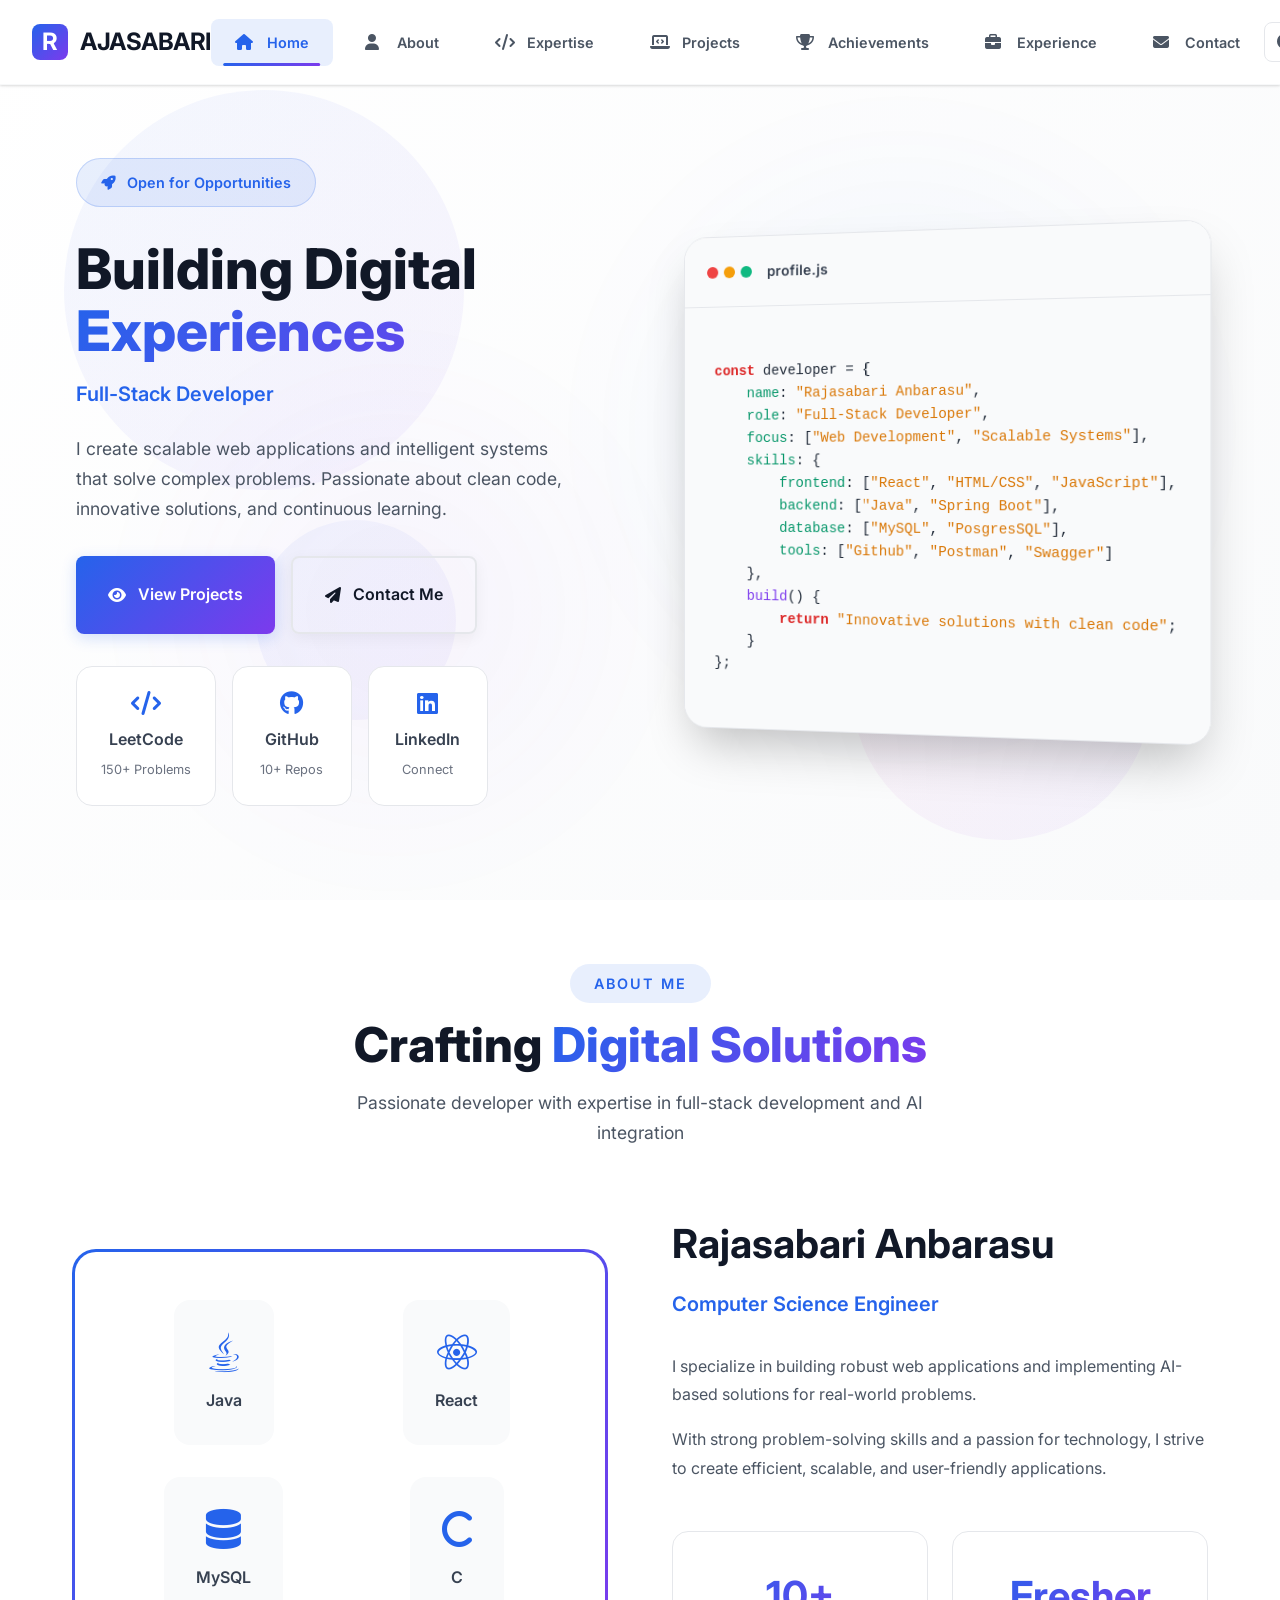
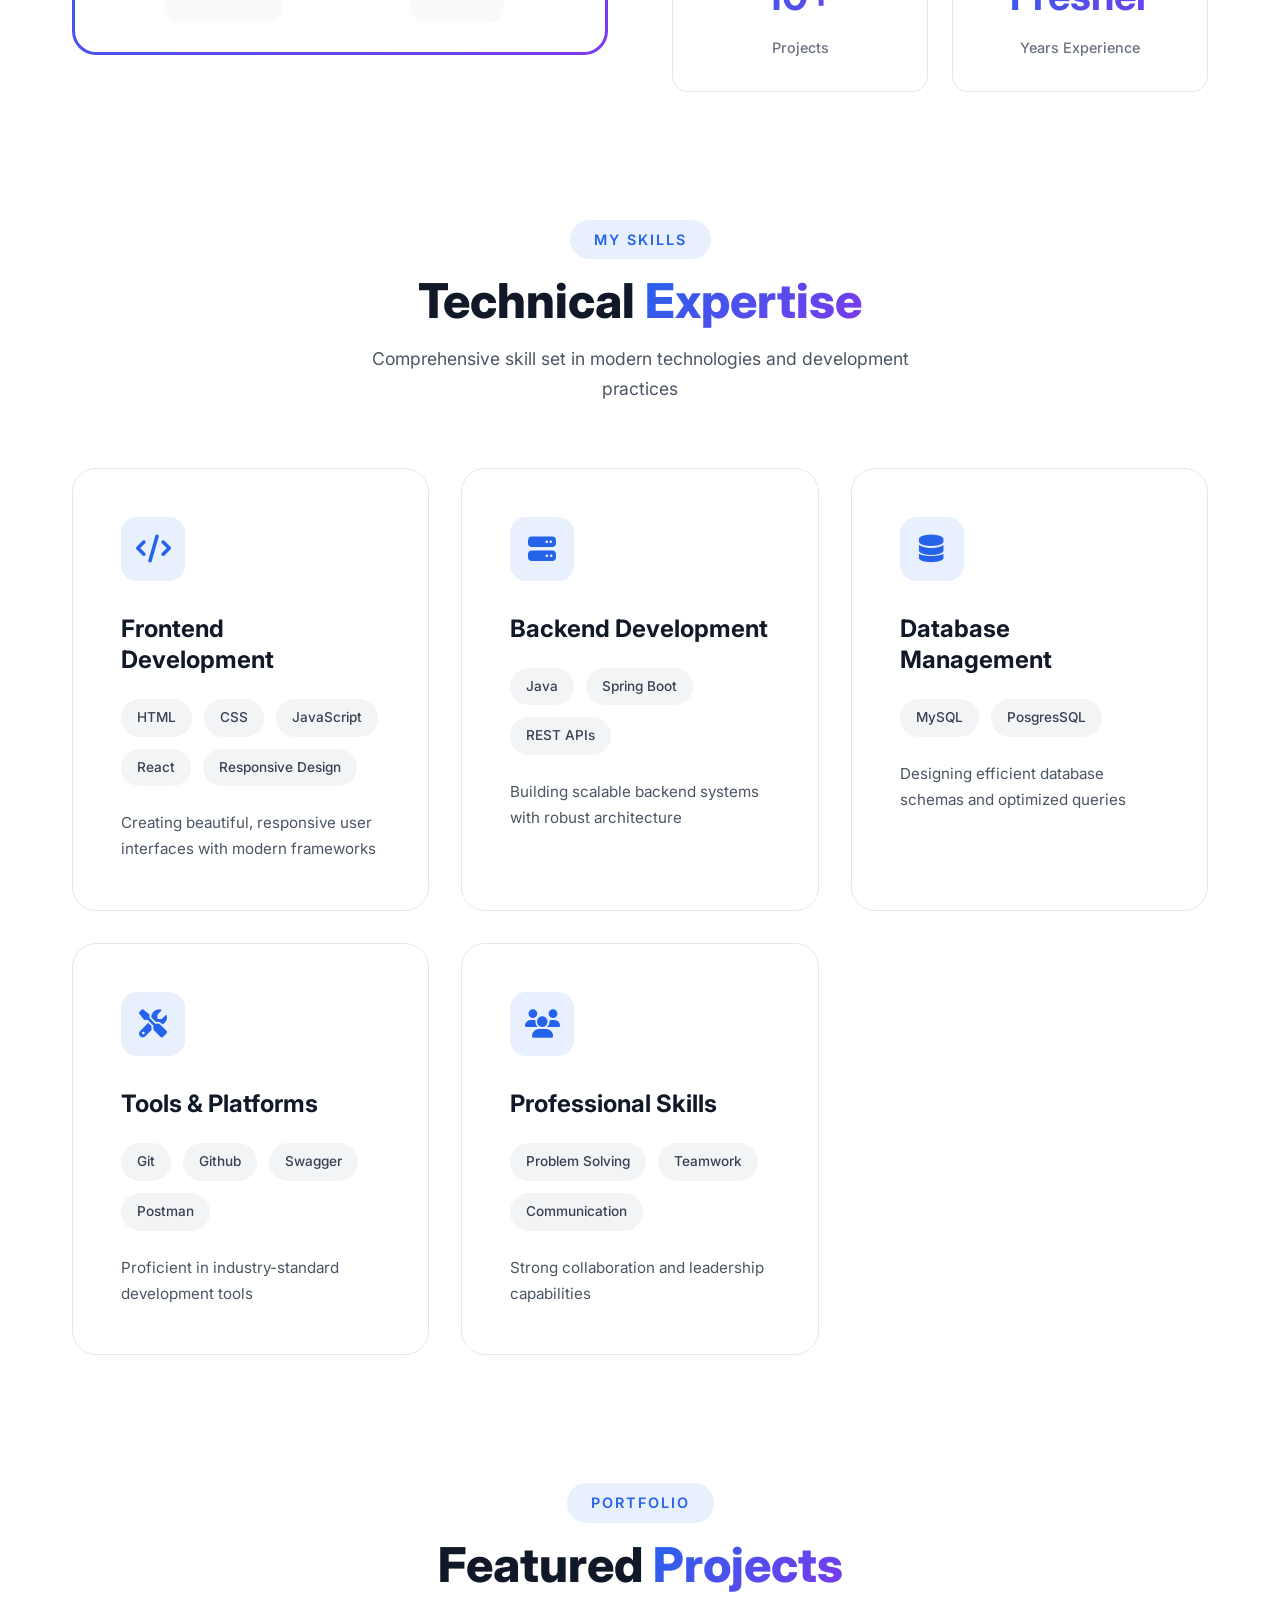
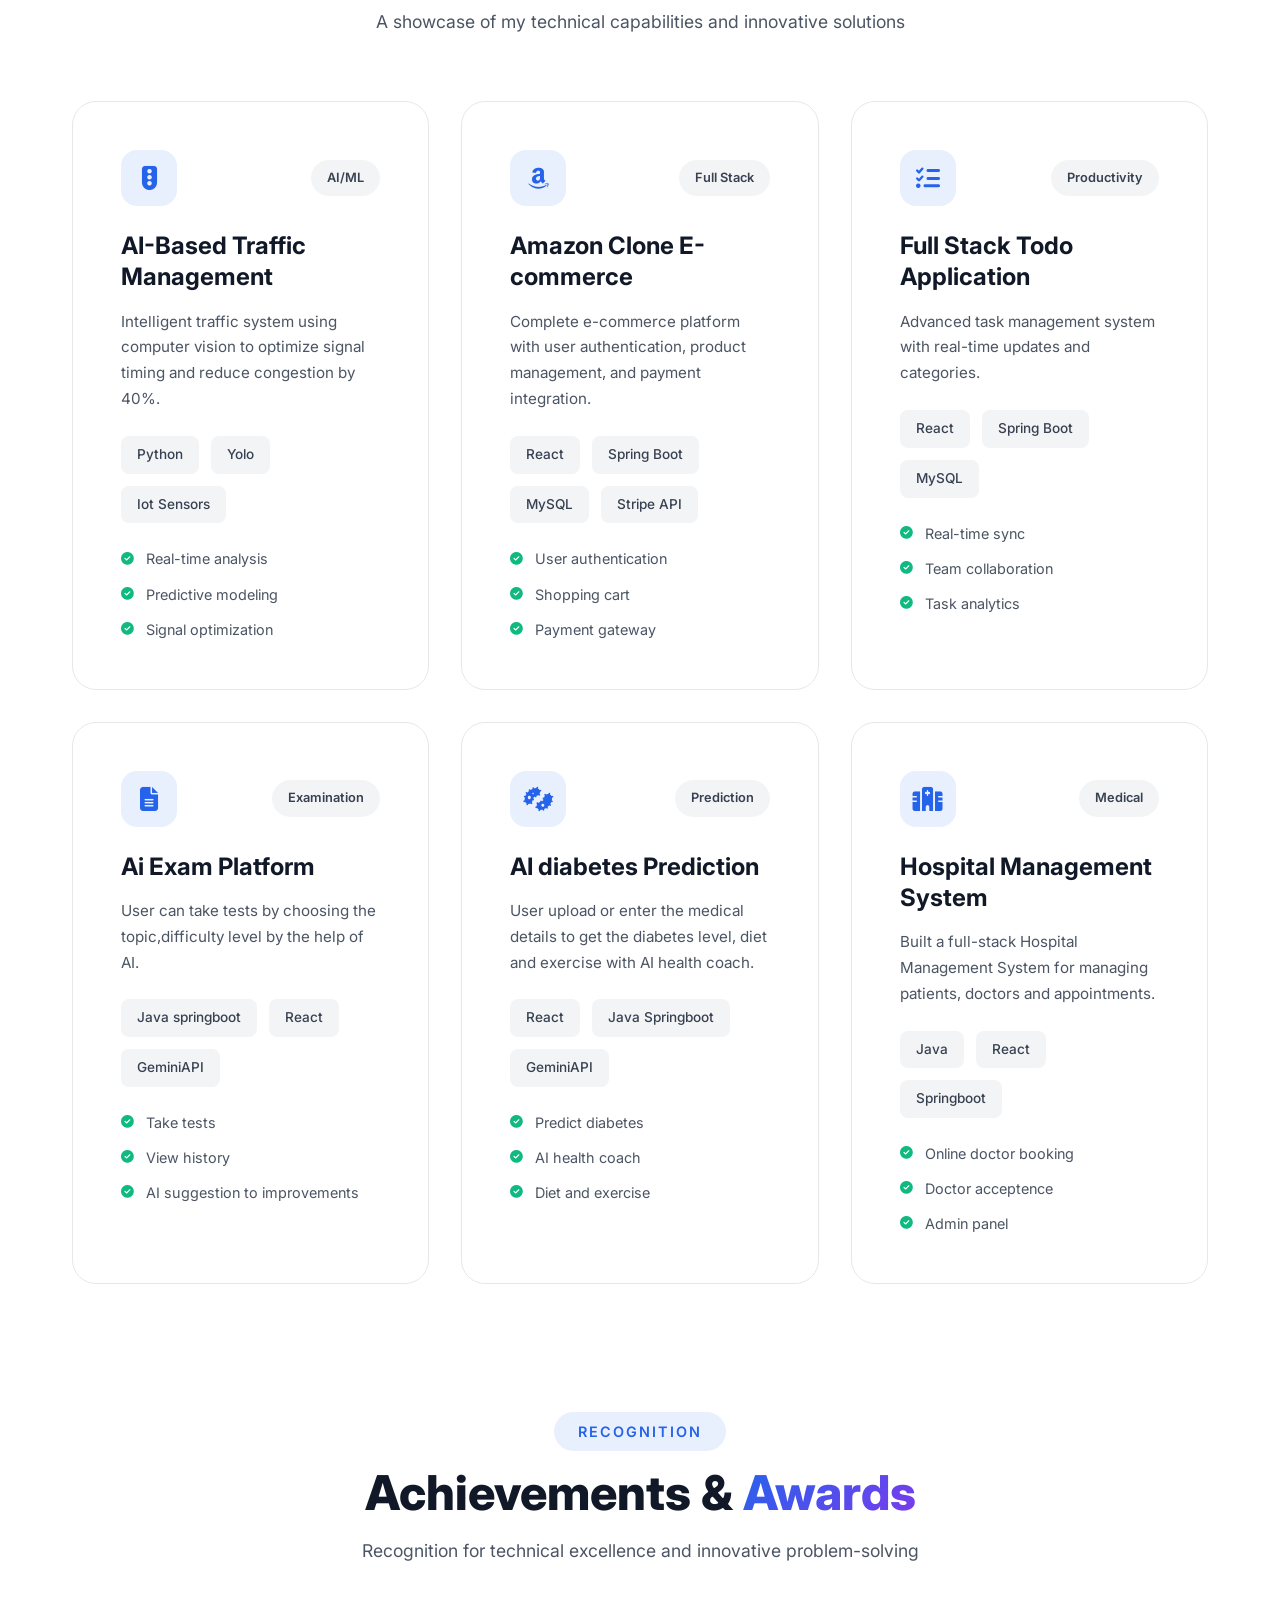
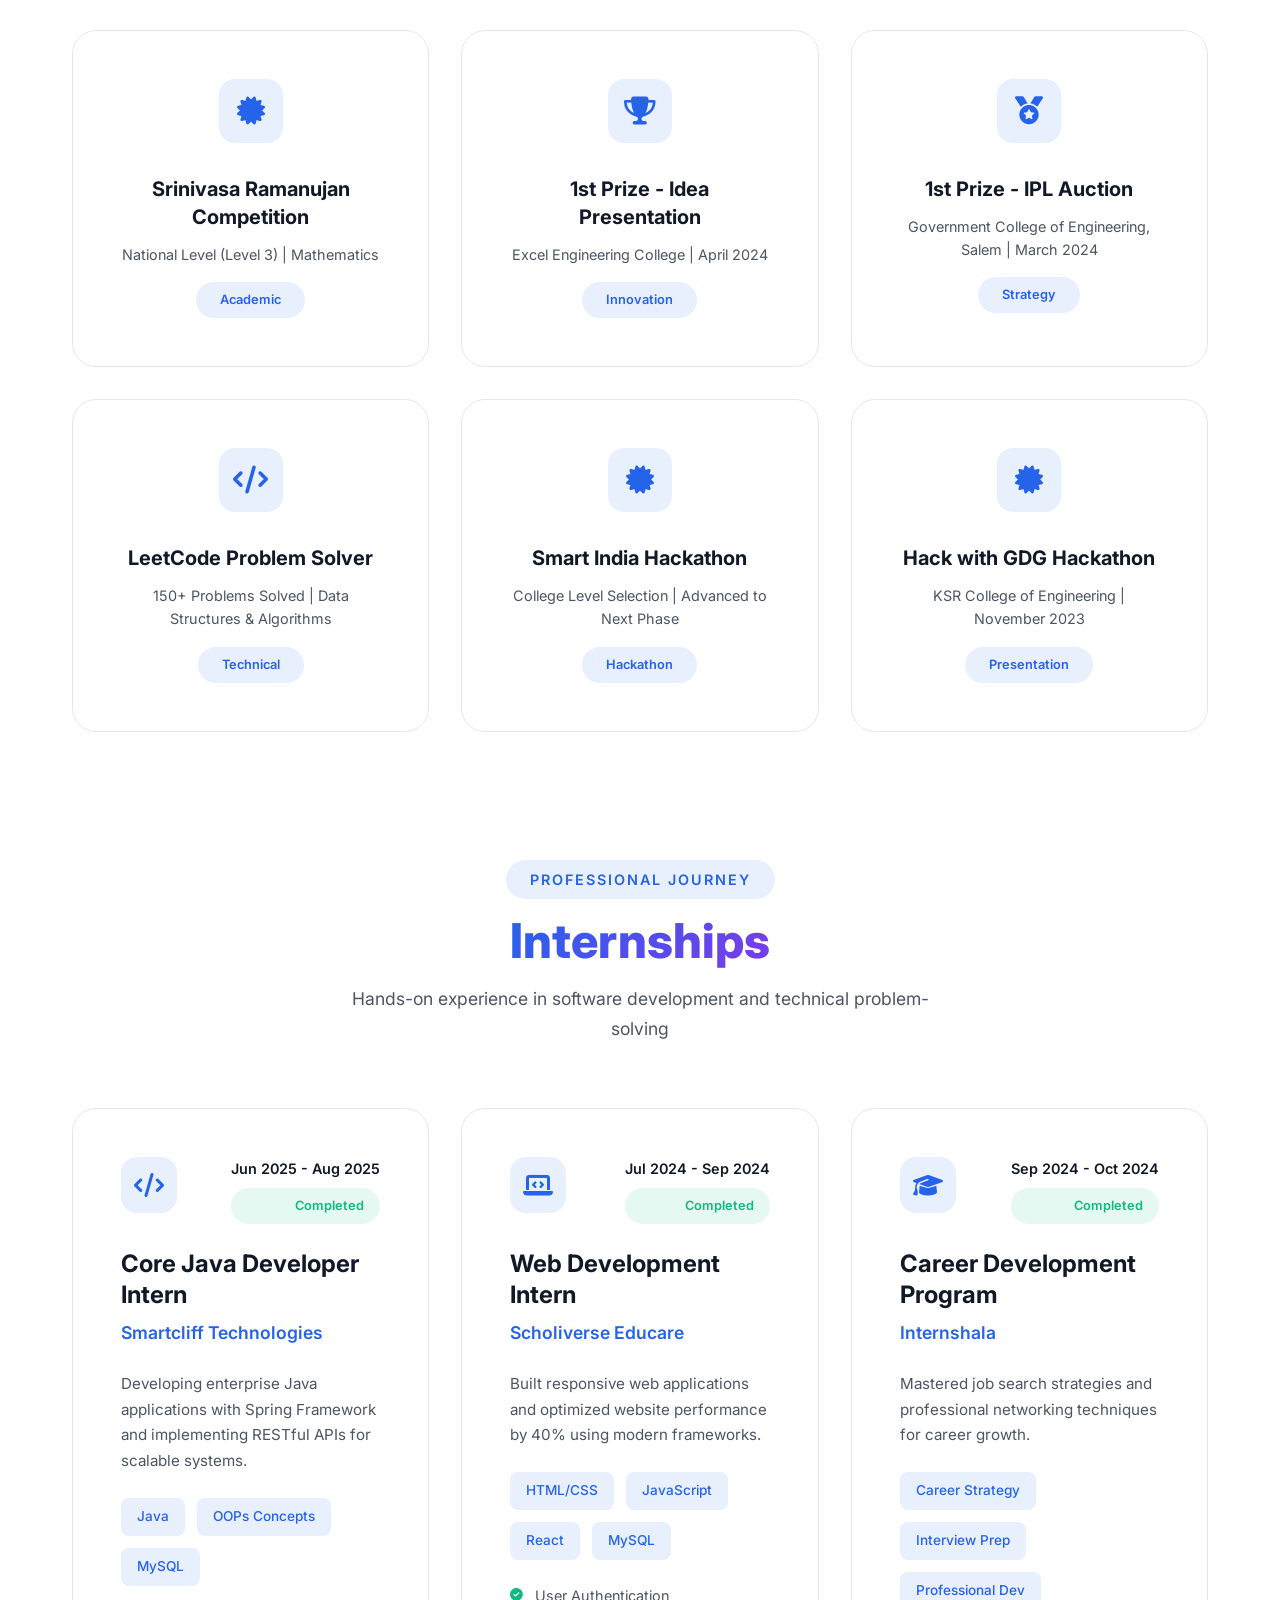
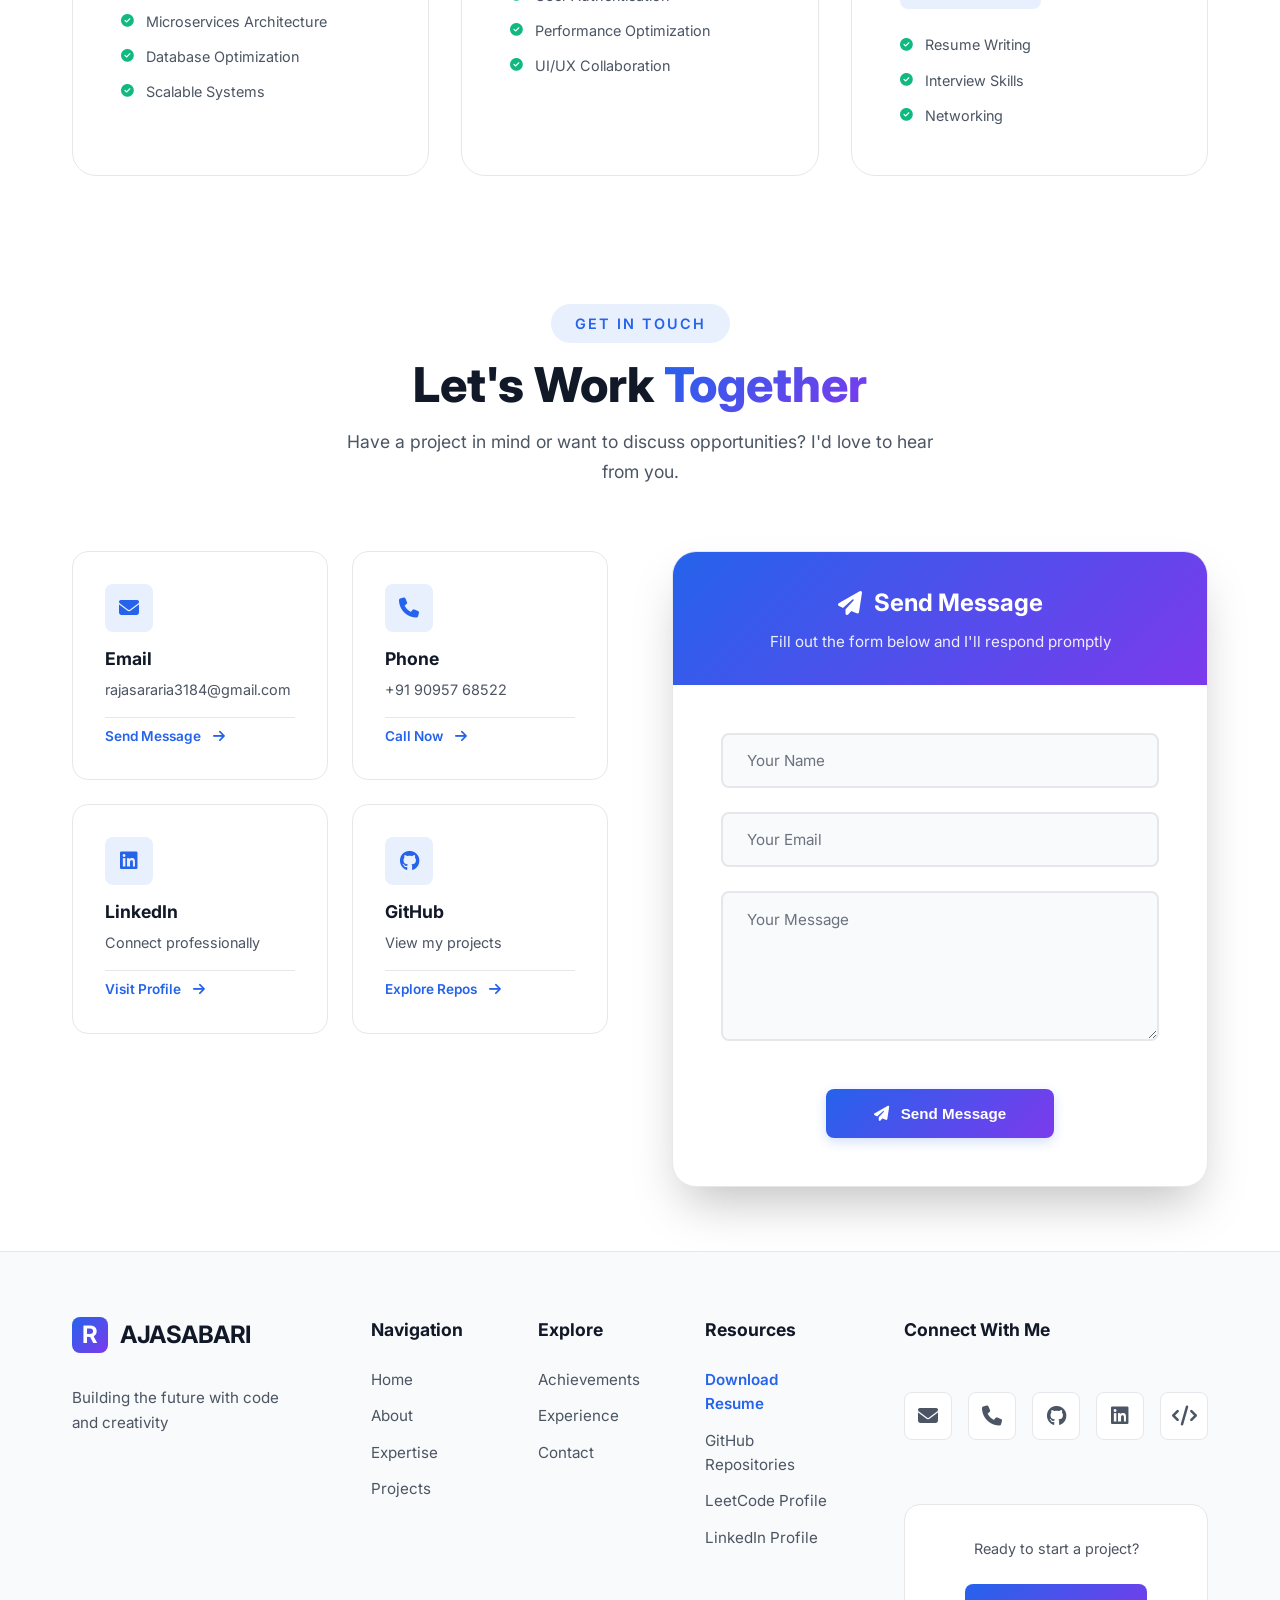
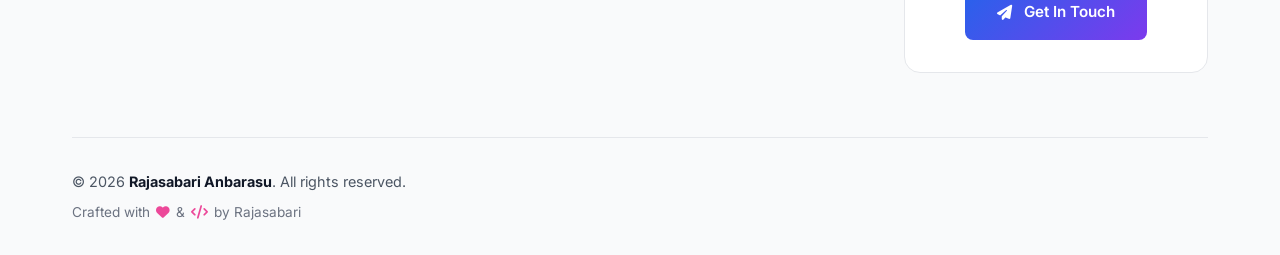
<file: index.html>
<!DOCTYPE html>
<html lang="en">
<head>
    <meta charset="UTF-8">
    <meta name="viewport" content="width=device-width, initial-scale=1.0">
    <title>Rajasabari Anbarasu | Full-Stack Developer & AI Specialist</title>
    <meta name="description" content="Professional portfolio of Rajasabari Anbarasu - Full-Stack Developer specializing in Java, AI, and scalable web solutions.">

    <!-- Google AdSense: account verification meta tag -->
    <meta name="google-adsense-account" content="ca-pub-6567377051605195">

    <link rel="preconnect" href="https://fonts.googleapis.com">
    <link rel="preconnect" href="https://fonts.gstatic.com" crossorigin>
    <link rel="stylesheet" href="https://cdnjs.cloudflare.com/ajax/libs/font-awesome/6.4.0/css/all.min.css">
    <link href="https://fonts.googleapis.com/css2?family=Inter:wght@300;400;500;600;700;800&display=swap" rel="stylesheet">
    <link rel="stylesheet" href="style.css">
    <link rel="stylesheet" href="ads.css">

    <!-- Google AdSense script -->
    <script async src="https://pagead2.googlesyndication.com/pagead/js/adsbygoogle.js?client=ca-pub-6567377051605195"
            crossorigin="anonymous"></script>
</head>
<body>
    <!-- Animated Background -->
    <div class="bg-animation">
        <div class="gradient-bg"></div>
        <div class="particle particle-1"></div>
        <div class="particle particle-2"></div>
        <div class="particle particle-3"></div>
        <div class="glow-circle glow-1"></div>
        <div class="glow-circle glow-2"></div>
    </div>

    <!-- Navigation -->
    <nav class="nav">
        <div class="nav-container">
            <div class="nav-logo">
                <span class="logo-icon">R</span>
                <span class="logo-text">AJASABARI</span>
            </div>
            <div class="nav-menu">
                <a href="#home" class="nav-item active">
                    <i class="fas fa-home"></i>
                    <span>Home</span>
                </a>
                <a href="#about" class="nav-item">
                    <i class="fas fa-user"></i>
                    <span>About</span>
                </a>
                <a href="#expertise" class="nav-item">
                    <i class="fas fa-code"></i>
                    <span>Expertise</span>
                </a>
                <a href="#projects" class="nav-item">
                    <i class="fas fa-laptop-code"></i>
                    <span>Projects</span>
                </a>
                <a href="#achievements" class="nav-item">
                    <i class="fas fa-trophy"></i>
                    <span>Achievements</span>
                </a>
                <a href="#experience" class="nav-item">
                    <i class="fas fa-briefcase"></i>
                    <span>Experience</span>
                </a>
                <a href="#contact" class="nav-item">
                    <i class="fas fa-envelope"></i>
                    <span>Contact</span>
                </a>
            </div>
            <div class="nav-actions">
                <button class="theme-toggle" aria-label="Toggle theme">
                    <i class="fas fa-moon"></i>
                </button>
                <a href="./assets/Rajasabari.pdf" class="btn-resume" id="resumeDownload">
                    <i class="fas fa-download"></i>
                    <span>Resume</span>
                </a>
            </div>
            <button class="mobile-toggle" aria-label="Toggle menu">
                <span></span>
                <span></span>
                <span></span>
            </button>
        </div>
    </nav>

    <!-- Hero Section -->
    <section id="home" class="hero">
        <div class="container">
            <div class="hero-content">
                <div class="hero-intro">
                    <div class="intro-badge">
                        <i class="fas fa-rocket"></i>
                        <span>Open for Opportunities</span>
                    </div>
                    <h1 class="hero-title">
                        <span class="title-line">Building Digital</span>
                        <span class="title-line highlight">Experiences</span>
                    </h1>
                    <p class="hero-subtitle">
                        Full-Stack Developer
                    </p>
                    <p class="hero-description">
                        I create scalable web applications and intelligent systems that solve complex problems. 
                        Passionate about clean code, innovative solutions, and continuous learning.
                    </p>
                    <div class="hero-cta">
                        <a href="#projects" class="btn-primary">
                            <i class="fas fa-eye"></i>
                            <span>View Projects</span>
                        </a>
                        <a href="#contact" class="btn-secondary">
                            <i class="fas fa-paper-plane"></i>
                            <span>Contact Me</span>
                        </a>
                    </div>
                    <div class="coding-profiles">
                        <a href="https://leetcode.com/u/rajasabari_123/" target="_blank" rel="noopener" class="coding-profile">
                            <i class="fas fa-code"></i>
                            <span>LeetCode</span>
                            <small>150+ Problems</small>
                        </a>
                        <a href="https://github.com/RajasabariAnbarasu123" target="_blank" rel="noopener" class="coding-profile">
                            <i class="fab fa-github"></i>
                            <span>GitHub</span>
                            <small>10+ Repos</small>
                        </a>
                        <a href="https://www.linkedin.com/in/rajasabari-anbarasu-a506602a8/" target="_blank" rel="noopener" class="coding-profile">
                            <i class="fab fa-linkedin"></i>
                            <span>LinkedIn</span>
                            <small>Connect</small>
                        </a>
                    </div>
                </div>
                <div class="hero-visual">
                    <div class="code-container">
                        <div class="code-header">
                            <div class="code-dots">
                                <span class="dot red"></span>
                                <span class="dot yellow"></span>
                                <span class="dot green"></span>
                            </div>
                            <span class="code-title">profile.js</span>
                        </div>
                        <div class="code-content">
                            <pre><code>
<span class="code-keyword">const</span> developer = {
    <span class="code-property">name</span>: <span class="code-string">"Rajasabari Anbarasu"</span>,
    <span class="code-property">role</span>: <span class="code-string">"Full-Stack Developer"</span>,
    <span class="code-property">focus</span>: [<span class="code-string">"Web Development"</span>, <span class="code-string">"Scalable Systems"</span>],
    <span class="code-property">skills</span>: {
        <span class="code-property">frontend</span>: [<span class="code-string">"React"</span>, <span class="code-string">"HTML/CSS"</span>, <span class="code-string">"JavaScript"</span>],
        <span class="code-property">backend</span>: [<span class="code-string">"Java"</span>, <span class="code-string">"Spring Boot"</span>],
        <span class="code-property">database</span>: [<span class="code-string">"MySQL"</span>, <span class="code-string">"PosgresSQL"</span>],
        <span class="code-property">tools</span>: [<span class="code-string">"Github"</span>, <span class="code-string">"Postman"</span>, <span class="code-string">"Swagger"</span>]
    },
    <span class="code-function">build</span>() {
        <span class="code-keyword">return</span> <span class="code-string">"Innovative solutions with clean code"</span>;
    }
};
                            </code></pre>
                        </div>
                    </div>
                </div>
            </div>
        </div>
    </section>

    <!-- About Section -->
    <section id="about" class="about">
        <div class="container">
            <div class="section-header">
                <span class="section-tag">About Me</span>
                <h2 class="section-title">Crafting <span class="highlight">Digital Solutions</span></h2>
                <p class="section-description">
                    Passionate developer with expertise in full-stack development and AI integration
                </p>
            </div>
            <div class="about-content">
                <div class="about-image">
                    <div class="image-frame">
                        <div class="tech-icons">
                            <div class="tech-icon">
                                <i class="fab fa-java"></i>
                                <span>Java</span>
                            </div>
                            <div class="tech-icon">
                                <i class="fab fa-react"></i>
                                <span>React</span>
                            </div>
                            <div class="tech-icon">
                                <i class="fas fa-database"></i>
                                <span>MySQL</span>
                            </div>
                            <div class="tech-icon">
                                <i class="fab fa-c"></i>
                                <span>C</span>
                            </div>
                        </div>
                    </div>
                </div>
                <div class="about-info">
                    <h3>Rajasabari Anbarasu</h3>
                    <p class="about-tag">Computer Science Engineer</p>
                    
                    <div class="about-details">
                        <p> 
                            I specialize in building robust web applications and implementing AI-based solutions 
                            for real-world problems.
                        </p>
                        <p>
                            With strong problem-solving skills and a passion for technology, I strive to create 
                            efficient, scalable, and user-friendly applications.
                        </p>
                    </div>
                    
                    <div class="about-stats">
                        <div class="stat">
                            <div class="stat-value">10+</div>
                            <div class="stat-label">Projects</div>
                        </div>
                        <div class="stat">
                            <div class="stat-value">Fresher</div>
                            <div class="stat-label">Years Experience</div>
                        </div>
                    </div>
                </div>
            </div>
        </div>
    </section>

    <!-- ===== AD SLOT 1: between About and Expertise ===== -->
    <div class="ad-section">
        <div class="container">
            <div class="ad-wrapper">
                <span class="ad-label">Advertisement</span>
                <!-- Replace data-ad-slot with the numeric ID of a Display ad unit from your AdSense dashboard -->
                <ins class="adsbygoogle"
                     style="display:block"
                     data-ad-client="ca-pub-6567377051605195"
                     data-ad-slot="YOUR_AD_SLOT_ID_1"
                     data-ad-format="auto"
                     data-full-width-responsive="true"></ins>
            </div>
        </div>
    </div>

    <!-- Expertise Section -->
    <section id="expertise" class="expertise">
        <div class="container">
            <div class="section-header">
                <span class="section-tag">My Skills</span>
                <h2 class="section-title">Technical <span class="highlight">Expertise</span></h2>
                <p class="section-description">
                    Comprehensive skill set in modern technologies and development practices
                </p>
            </div>
            
            <div class="expertise-grid">
                <!-- Frontend Development -->
                <div class="expertise-card">
                    <div class="card-icon">
                        <i class="fas fa-code"></i>
                    </div>
                    <h3>Frontend Development</h3>
                    <div class="skill-tags">
                        <span class="skill-tag">HTML</span>
                        <span class="skill-tag">CSS</span>
                        <span class="skill-tag">JavaScript</span>
                        <span class="skill-tag">React</span>
                        <span class="skill-tag">Responsive Design</span>
                    </div>
                    <p>Creating beautiful, responsive user interfaces with modern frameworks</p>
                </div>

                <!-- Backend Development -->
                <div class="expertise-card">
                    <div class="card-icon">
                        <i class="fas fa-server"></i>
                    </div>
                    <h3>Backend Development</h3>
                    <div class="skill-tags">
                        <span class="skill-tag">Java</span>
                        <span class="skill-tag">Spring Boot</span>
                        <span class="skill-tag">REST APIs</span>
                    </div>
                    <p>Building scalable backend systems with robust architecture</p>
                </div>

                <!-- Database Management -->
                <div class="expertise-card">
                    <div class="card-icon">
                        <i class="fas fa-database"></i>
                    </div>
                    <h3>Database Management</h3>
                    <div class="skill-tags">
                        <span class="skill-tag">MySQL</span>
                        <span class="skill-tag">PosgresSQL</span>
                    </div>
                    <p>Designing efficient database schemas and optimized queries</p>
                </div>

                <!-- Tools & Platforms -->
                <div class="expertise-card">
                    <div class="card-icon">
                        <i class="fas fa-tools"></i>
                    </div>
                    <h3>Tools & Platforms</h3>
                    <div class="skill-tags">
                        <span class="skill-tag">Git</span>
                        <span class="skill-tag">Github</span>
                        <span class="skill-tag">Swagger</span>
                        <span class="skill-tag">Postman</span>
                    </div>
                    <p>Proficient in industry-standard development tools</p>
                </div>

                <!-- Soft Skills -->
                <div class="expertise-card">
                    <div class="card-icon">
                        <i class="fas fa-users"></i>
                    </div>
                    <h3>Professional Skills</h3>
                    <div class="skill-tags">
                        <span class="skill-tag">Problem Solving</span>
                        <span class="skill-tag">Teamwork</span>
                        <span class="skill-tag">Communication</span>
                    </div>
                    <p>Strong collaboration and leadership capabilities</p>
                </div>
            </div>
        </div>
    </section>

    <!-- Projects Section -->
    <section id="projects" class="projects">
        <div class="container">
            <div class="section-header">
                <span class="section-tag">Portfolio</span>
                <h2 class="section-title">Featured <span class="highlight">Projects</span></h2>
                <p class="section-description">
                    A showcase of my technical capabilities and innovative solutions
                </p>
            </div>
            
            <div class="projects-grid">
                <!-- Project 1: AI Traffic Management -->
                <div class="project-card">
                    <div class="project-header">
                        <div class="project-badge">
                            <i class="fas fa-traffic-light"></i>
                        </div>
                        <span class="project-category">AI/ML</span>
                    </div>
                    <h3 class="project-title">AI-Based Traffic Management</h3>
                    <p class="project-description">
                        Intelligent traffic system using computer vision to optimize signal timing and reduce congestion by 40%.
                    </p>
                    <div class="project-tech">
                        <span>Python</span>
                        <span>Yolo</span>
                        <span>Iot Sensors</span>
                    </div>
                    <div class="project-features">
                        <span><i class="fas fa-check-circle"></i> Real-time analysis</span>
                        <span><i class="fas fa-check-circle"></i> Predictive modeling</span>
                        <span><i class="fas fa-check-circle"></i> Signal optimization</span>
                    </div>
                </div>

                <!-- Project 2: Amazon Clone -->
                <div class="project-card">
                    <div class="project-header">
                        <div class="project-badge">
                            <i class="fab fa-amazon"></i>
                        </div>
                        <span class="project-category">Full Stack</span>
                    </div>
                    <h3 class="project-title">Amazon Clone E-commerce</h3>
                    <p class="project-description">
                        Complete e-commerce platform with user authentication, product management, and payment integration.
                    </p>
                    <div class="project-tech">
                        <span>React</span>
                        <span>Spring Boot</span>
                        <span>MySQL</span>
                        <span>Stripe API</span>
                    </div>
                    <div class="project-features">
                        <span><i class="fas fa-check-circle"></i> User authentication</span>
                        <span><i class="fas fa-check-circle"></i> Shopping cart</span>
                        <span><i class="fas fa-check-circle"></i> Payment gateway</span>
                    </div>
                </div>

                <!-- Project 3: Full Stack Todo -->
                <div class="project-card">
                    <div class="project-header">
                        <div class="project-badge">
                            <i class="fas fa-tasks"></i>
                        </div>
                        <span class="project-category">Productivity</span>
                    </div>
                    <h3 class="project-title">Full Stack Todo Application</h3>
                    <p class="project-description">
                        Advanced task management system with real-time updates and categories.
                    </p>
                    <div class="project-tech">
                        <span>React</span>
                        <span>Spring Boot</span>
                        <span>MySQL</span>
                    </div>
                    <div class="project-features">
                        <span><i class="fas fa-check-circle"></i> Real-time sync</span>
                        <span><i class="fas fa-check-circle"></i> Team collaboration</span>
                        <span><i class="fas fa-check-circle"></i> Task analytics</span>
                    </div>
                </div>

                <!-- Project 4: AI exam platform -->
                <div class="project-card">
                    <div class="project-header">
                        <div class="project-badge">
                            <i class="fas fa-file-alt"></i>
                        </div>
                        <span class="project-category">Examination</span>
                    </div>
                    <h3 class="project-title">Ai Exam Platform</h3>
                    <p class="project-description">
                        User can take tests by choosing the topic,difficulty level by the help of AI.
                    </p>
                    <div class="project-tech">
                        <span>Java springboot</span>
                        <span>React</span>
                        <span>GeminiAPI</span>
                    </div>
                    <div class="project-features">
                        <span><i class="fas fa-check-circle"></i> Take tests</span>
                        <span><i class="fas fa-check-circle"></i> View history</span>
                        <span><i class="fas fa-check-circle"></i> AI suggestion to improvements</span>
                    </div>
                </div>

                <!-- Project 5: AI diabetes prediction -->
                <div class="project-card">
                    <div class="project-header">
                        <div class="project-badge">
                            <i class="fas fa-bacteria"></i>
                        </div>
                        <span class="project-category">Prediction</span>
                    </div>
                    <h3 class="project-title">AI diabetes Prediction</h3>
                    <p class="project-description">
                        User upload or enter the medical details to get the diabetes level, diet and exercise with AI health coach.
                    </p>
                    <div class="project-tech">
                        <span>React</span>
                        <span>Java Springboot</span>
                        <span>GeminiAPI</span>
                    </div>
                    <div class="project-features">
                        <span><i class="fas fa-check-circle"></i> Predict diabetes</span>
                        <span><i class="fas fa-check-circle"></i> AI health coach</span>
                        <span><i class="fas fa-check-circle"></i> Diet and exercise</span>
                    </div>
                </div>

                <!-- Project 6: Hospital Management System -->
                <div class="project-card">
                    <div class="project-header">
                        <div class="project-badge">
                            <i class="fas fa-hospital"></i>
                        </div>
                        <span class="project-category">Medical</span>
                    </div>
                    <h3 class="project-title">Hospital Management System</h3>
                    <p class="project-description">
                        Built a full-stack Hospital Management System for managing patients, doctors and appointments.
                    </p>
                    <div class="project-tech">
                        <span>Java</span>
                        <span>React</span>
                        <span>Springboot</span>
                    </div>
                    <div class="project-features">
                        <span><i class="fas fa-check-circle"></i> Online doctor booking</span>
                        <span><i class="fas fa-check-circle"></i> Doctor acceptence</span>
                        <span><i class="fas fa-check-circle"></i> Admin panel</span>
                    </div>
                </div>
            </div>
        </div>
    </section>

    <!-- ===== AD SLOT 2: between Projects and Achievements ===== -->
    <div class="ad-section">
        <div class="container">
            <div class="ad-wrapper">
                <span class="ad-label">Advertisement</span>
                <ins class="adsbygoogle"
                     style="display:block"
                     data-ad-client="ca-pub-6567377051605195"
                     data-ad-slot="YOUR_AD_SLOT_ID_2"
                     data-ad-format="auto"
                     data-full-width-responsive="true"></ins>
            </div>
        </div>
    </div>

    <!-- Achievements Section -->
    <section id="achievements" class="achievements">
        <div class="container">
            <div class="section-header">
                <span class="section-tag">Recognition</span>
                <h2 class="section-title">Achievements & <span class="highlight">Awards</span></h2>
                <p class="section-description">
                    Recognition for technical excellence and innovative problem-solving
                </p>
            </div>
            
            <div class="achievements-grid">
                <div class="achievement-card">
                    <div class="achievement-icon">
                        <i class="fas fa-certificate"></i>
                    </div>
                    <h3>Srinivasa Ramanujan Competition</h3>
                    <p>National Level (Level 3) | Mathematics</p>
                    <span class="achievement-tag">Academic</span>
                </div>

                <div class="achievement-card">
                    <div class="achievement-icon">
                        <i class="fas fa-trophy"></i>
                    </div>
                    <h3>1st Prize - Idea Presentation</h3>
                    <p>Excel Engineering College | April 2024</p>
                    <span class="achievement-tag">Innovation</span>
                </div>

                <div class="achievement-card">
                    <div class="achievement-icon">
                        <i class="fas fa-medal"></i>
                    </div>
                    <h3>1st Prize - IPL Auction</h3>
                    <p>Government College of Engineering, Salem | March 2024</p>
                    <span class="achievement-tag">Strategy</span>
                </div>

                <div class="achievement-card">
                    <div class="achievement-icon">
                        <i class="fas fa-code"></i>
                    </div>
                    <h3>LeetCode Problem Solver</h3>
                    <p>150+ Problems Solved | Data Structures & Algorithms</p>
                    <span class="achievement-tag">Technical</span>
                </div>

                <div class="achievement-card">
                    <div class="achievement-icon">
                        <i class="fas fa-certificate"></i>
                    </div>
                    <h3>Smart India Hackathon</h3>
                    <p>College Level Selection | Advanced to Next Phase</p>
                    <span class="achievement-tag">Hackathon</span>
                </div>

                <div class="achievement-card">
                    <div class="achievement-icon">
                        <i class="fas fa-certificate"></i>
                    </div>
                    <h3>Hack with GDG Hackathon</h3>
                    <p>KSR College of Engineering | November 2023</p>
                    <span class="achievement-tag">Presentation</span>
                </div>
            </div>
        </div>
    </section>

    <!-- Experience Section -->
    <section id="experience" class="experience">
        <div class="container">
            <div class="section-header">
                <span class="section-tag">Professional Journey</span>
                <h2 class="section-title"><span class="highlight">Internships</span></h2>
                <p class="section-description">
                    Hands-on experience in software development and technical problem-solving
                </p>
            </div>
            
            <div class="experience-grid">
                <div class="experience-card">
                    <div class="experience-header">
                        <div class="experience-icon">
                            <i class="fas fa-code"></i>
                        </div>
                        <div class="experience-timeline">
                            <span class="date">Jun 2025 - Aug 2025</span>
                            <span class="status completed">Completed</span>
                        </div>
                    </div>
                    <h3 class="experience-title">Core Java Developer Intern</h3>
                    <h4 class="experience-company">Smartcliff Technologies</h4>
                    <p class="experience-description">
                        Developing enterprise Java applications with Spring Framework and implementing RESTful APIs for scalable systems.
                    </p>
                    <div class="experience-tech">
                        <span>Java</span>
                        <span>OOPs Concepts</span>
                        <span>MySQL</span>
                    </div>
                    <div class="experience-features">
                        <span><i class="fas fa-check-circle"></i> Microservices Architecture</span>
                        <span><i class="fas fa-check-circle"></i> Database Optimization</span>
                        <span><i class="fas fa-check-circle"></i> Scalable Systems</span>
                    </div>
                </div>

                <div class="experience-card">
                    <div class="experience-header">
                        <div class="experience-icon">
                            <i class="fas fa-laptop-code"></i>
                        </div>
                        <div class="experience-timeline">
                            <span class="date">Jul 2024 - Sep 2024</span>
                            <span class="status">Completed</span>
                        </div>
                    </div>
                    <h3 class="experience-title">Web Development Intern</h3>
                    <h4 class="experience-company">Scholiverse Educare</h4>
                    <p class="experience-description">
                        Built responsive web applications and optimized website performance by 40% using modern frameworks.
                    </p>
                    <div class="experience-tech">
                        <span>HTML/CSS</span>
                        <span>JavaScript</span>
                        <span>React</span>
                        <span>MySQL</span>
                    </div>
                    <div class="experience-features">
                        <span><i class="fas fa-check-circle"></i> User Authentication</span>
                        <span><i class="fas fa-check-circle"></i> Performance Optimization</span>
                        <span><i class="fas fa-check-circle"></i> UI/UX Collaboration</span>
                    </div>
                </div>

                <div class="experience-card">
                    <div class="experience-header">
                        <div class="experience-icon">
                            <i class="fas fa-graduation-cap"></i>
                        </div>
                        <div class="experience-timeline">
                            <span class="date">Sep 2024 - Oct 2024</span>
                            <span class="status">Completed</span>
                        </div>
                    </div>
                    <h3 class="experience-title">Career Development Program</h3>
                    <h4 class="experience-company">Internshala</h4>
                    <p class="experience-description">
                        Mastered job search strategies and professional networking techniques for career growth.
                    </p>
                    <div class="experience-tech">
                        <span>Career Strategy</span>
                        <span>Interview Prep</span>
                        <span>Professional Dev</span>
                    </div>
                    <div class="experience-features">
                        <span><i class="fas fa-check-circle"></i> Resume Writing</span>
                        <span><i class="fas fa-check-circle"></i> Interview Skills</span>
                        <span><i class="fas fa-check-circle"></i> Networking</span>
                    </div>
                </div>
            </div>
        </div>
    </section>

    <!-- ===== AD SLOT 3: between Experience and Contact ===== -->
    <div class="ad-section">
        <div class="container">
            <div class="ad-wrapper">
                <span class="ad-label">Advertisement</span>
                <ins class="adsbygoogle"
                     style="display:block"
                     data-ad-client="ca-pub-6567377051605195"
                     data-ad-slot="YOUR_AD_SLOT_ID_3"
                     data-ad-format="auto"
                     data-full-width-responsive="true"></ins>
            </div>
        </div>
    </div>

    <!-- Contact Section -->
    <section id="contact" class="contact">
        <div class="container">
            <div class="section-header">
                <span class="section-tag">Get in Touch</span>
                <h2 class="section-title">Let's Work <span class="highlight">Together</span></h2>
                <p class="section-description">
                    Have a project in mind or want to discuss opportunities? I'd love to hear from you.
                </p>
            </div>
            
            <div class="contact-wrapper">
                <div class="contact-info">
                    <div class="info-grid">
                        <div class="info-card">
                            <div class="info-icon">
                                <i class="fas fa-envelope"></i>
                            </div>
                            <div class="info-content">
                                <h3>Email</h3>
                                <p class="info-text">rajasararia3184@gmail.com</p>
                                <a href="mailto:rajasararia3184@gmail.com" class="info-link">
                                    Send Message <i class="fas fa-arrow-right"></i>
                                </a>
                            </div>
                        </div>

                        <div class="info-card">
                            <div class="info-icon">
                                <i class="fas fa-phone"></i>
                            </div>
                            <div class="info-content">
                                <h3>Phone</h3>
                                <p class="info-text">+91 90957 68522</p>
                                <a href="tel:+919095768522" class="info-link">
                                    Call Now <i class="fas fa-arrow-right"></i>
                                </a>
                            </div>
                        </div>

                        <div class="info-card">
                            <div class="info-icon">
                                <i class="fab fa-linkedin"></i>
                            </div>
                            <div class="info-content">
                                <h3>LinkedIn</h3>
                                <p class="info-text">Connect professionally</p>
                                <a href="https://www.linkedin.com/in/rajasabari-anbarasu-a506602a8/" target="_blank" rel="noopener" class="info-link">
                                    Visit Profile <i class="fas fa-arrow-right"></i>
                                </a>
                            </div>
                        </div>

                        <div class="info-card">
                            <div class="info-icon">
                                <i class="fab fa-github"></i>
                            </div>
                            <div class="info-content">
                                <h3>GitHub</h3>
                                <p class="info-text">View my projects</p>
                                <a href="https://github.com/RajasabariAnbarasu123" target="_blank" rel="noopener" class="info-link">
                                    Explore Repos <i class="fas fa-arrow-right"></i>
                                </a>
                            </div>
                        </div>
                    </div>
                </div>
                
                <div class="contact-form-container">
                    <div class="form-header">
                        <h3><i class="fas fa-paper-plane"></i> Send Message</h3>
                        <p>Fill out the form below and I'll respond promptly</p>
                    </div>
                    <form id="contactForm" class="contact-form">
                        <div class="form-group">
                            <input type="text" id="name" name="name" placeholder="Your Name" required>
                            <div class="form-error"></div>
                        </div>
                        
                        <div class="form-group">
                            <input type="email" id="email" name="email" placeholder="Your Email" required>
                            <div class="form-error"></div>
                        </div>
                        
                        <div class="form-group">
                            <textarea id="message" name="message" placeholder="Your Message" rows="5" required></textarea>
                            <div class="form-error"></div>
                        </div>
                        
                        <div class="form-footer">
                            <button type="submit" class="submit-btn" id="submitBtn">
                                <i class="fas fa-paper-plane"></i>
                                <span class="btn-text">Send Message</span>
                                <span class="btn-loading">
                                    <i class="fas fa-spinner fa-spin"></i>
                                    Sending...
                                </span>
                            </button>
                        </div>
                    </form>
                    <div id="formSuccess" class="form-success">
                        <i class="fas fa-check-circle"></i>
                        <h4>Message Sent Successfully!</h4>
                        <p>Thank you for your message. I'll get back to you within 24 hours.</p>
                    </div>
                </div>
            </div>
        </div>
    </section>

    <!-- Footer -->
    <footer class="footer">
        <div class="container">
            <div class="footer-content">
                <div class="footer-brand">
                    <div class="footer-logo">
                        <span class="logo-icon">R</span>
                        <span class="logo-text">AJASABARI</span>
                    </div>
                    <p class="footer-tagline">Building the future with code and creativity</p>
                </div>
                
                <div class="footer-links">
                    <div class="link-group">
                        <h4>Navigation</h4>
                        <a href="#home">Home</a>
                        <a href="#about">About</a>
                        <a href="#expertise">Expertise</a>
                        <a href="#projects">Projects</a>
                    </div>
                    <div class="link-group">
                        <h4>Explore</h4>
                        <a href="#achievements">Achievements</a>
                        <a href="#experience">Experience</a>
                        <a href="#contact">Contact</a>
                    </div>
                    <div class="link-group">
                        <h4>Resources</h4>
                        <a href="./assets/Rajasabari.pdf" class="resume-link">Download Resume</a>
                        <a href="https://github.com/RajasabariAnbarasu123" target="_blank" rel="noopener">GitHub Repositories</a>
                        <a href="https://leetcode.com/u/rajasabari_123/" target="_blank" rel="noopener">LeetCode Profile</a>
                        <a href="https://www.linkedin.com/in/rajasabari-anbarasu-a506602a8/" target="_blank" rel="noopener">LinkedIn Profile</a>
                    </div>
                </div>
                
                <div class="footer-social">
                    <h4>Connect With Me</h4>
                    <div class="social-icons">
                        <a href="mailto:rajasararia3184@gmail.com" class="social-icon" title="Email">
                            <i class="fas fa-envelope"></i>
                        </a>
                        <a href="tel:+919095768522" class="social-icon" title="Phone">
                            <i class="fas fa-phone"></i>
                        </a>
                        <a href="https://github.com/RajasabariAnbarasu123" target="_blank" rel="noopener" class="social-icon" title="GitHub">
                            <i class="fab fa-github"></i>
                        </a>
                        <a href="https://www.linkedin.com/in/rajasabari-anbarasu-a506602a8/" target="_blank" rel="noopener" class="social-icon" title="LinkedIn">
                            <i class="fab fa-linkedin"></i>
                        </a>
                        <a href="https://leetcode.com/u/rajasabari_123/" target="_blank" rel="noopener" class="social-icon" title="LeetCode">
                            <i class="fas fa-code"></i>
                        </a>
                    </div>
                    <div class="contact-cta">
                        <p>Ready to start a project?</p>
                        <a href="#contact" class="btn-cta">
                            <i class="fas fa-paper-plane"></i>
                            Get In Touch
                        </a>
                    </div>
                </div>
            </div>
            
            <div class="footer-bottom">
                <div class="footer-copyright">
                    <p class="copyright">© 2026 <strong>Rajasabari Anbarasu</strong>. All rights reserved.</p>
                    <p class="crafted">Crafted with <i class="fas fa-heart"></i> & <i class="fas fa-code"></i> by Rajasabari</p>
                </div>
            </div>
        </div>
    </footer>

    <script src="script.js"></script>
    <script src="ads.js"></script>
</body>
</html>
</file>
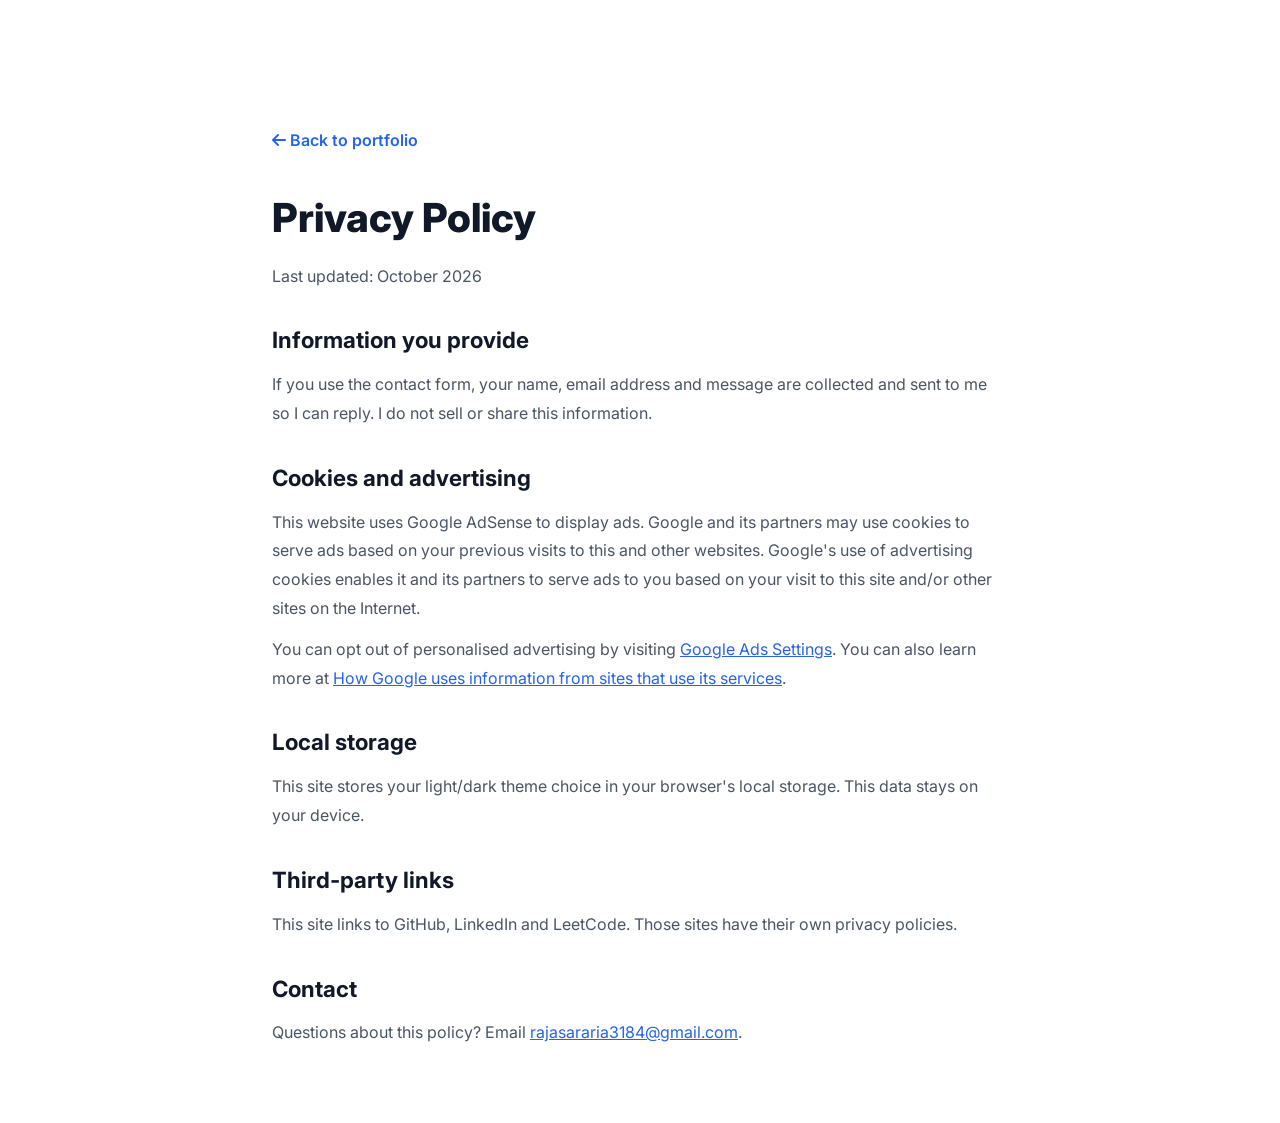
<file: privacy.html>
<!DOCTYPE html>
<html lang="en">
<head>
    <meta charset="UTF-8">
    <meta name="viewport" content="width=device-width, initial-scale=1.0">
    <title>Privacy Policy | Rajasabari Anbarasu</title>
    <meta name="description" content="Privacy policy for the portfolio of Rajasabari Anbarasu.">
    <meta name="google-adsense-account" content="ca-pub-6567377051605195">
    <link rel="stylesheet" href="https://cdnjs.cloudflare.com/ajax/libs/font-awesome/6.4.0/css/all.min.css">
    <link href="https://fonts.googleapis.com/css2?family=Inter:wght@300;400;500;600;700;800&display=swap" rel="stylesheet">
    <link rel="stylesheet" href="style.css">
    <link rel="stylesheet" href="ads.css">
</head>
<body>
    <main class="legal-page">
        <a href="index.html" class="legal-back"><i class="fas fa-arrow-left"></i> Back to portfolio</a>
        <h1>Privacy Policy</h1>
        <p>Last updated: October 2026</p>

        <h2>Information you provide</h2>
        <p>If you use the contact form, your name, email address and message are collected and sent to me so I can reply. I do not sell or share this information.</p>

        <h2>Cookies and advertising</h2>
        <p>This website uses Google AdSense to display ads. Google and its partners may use cookies to serve ads based on your previous visits to this and other websites. Google's use of advertising cookies enables it and its partners to serve ads to you based on your visit to this site and/or other sites on the Internet.</p>
        <p>You can opt out of personalised advertising by visiting <a href="https://www.google.com/settings/ads" target="_blank" rel="noopener">Google Ads Settings</a>. You can also learn more at <a href="https://policies.google.com/technologies/partner-sites" target="_blank" rel="noopener">How Google uses information from sites that use its services</a>.</p>

        <h2>Local storage</h2>
        <p>This site stores your light/dark theme choice in your browser's local storage. This data stays on your device.</p>

        <h2>Third-party links</h2>
        <p>This site links to GitHub, LinkedIn and LeetCode. Those sites have their own privacy policies.</p>

        <h2>Contact</h2>
        <p>Questions about this policy? Email <a href="mailto:rajasararia3184@gmail.com">rajasararia3184@gmail.com</a>.</p>
    </main>
</body>
</html>
</file>
<file: style.css>
/* =========================================
   PROFESSIONAL PORTFOLIO - ELEGANT STYLES
   Modern, Beautiful, and Professional
========================================= */

/* CSS Variables - Professional Theme */
:root {
    /* Color Palette */
    --primary: #2563EB;
    --primary-light: #3B82F6;
    --primary-dark: #1D4ED8;
    --secondary: #7C3AED;
    --accent: #EC4899;
    --success: #10B981;
    --warning: #F59E0B;
    --error: #EF4444;
    
    /* Neutral Colors */
    --dark: #111827;
    --darker: #0F172A;
    --light: #FFFFFF;
    --gray-50: #F9FAFB;
    --gray-100: #F3F4F6;
    --gray-200: #E5E7EB;
    --gray-300: #D1D5DB;
    --gray-400: #9CA3AF;
    --gray-500: #6B7280;
    --gray-600: #4B5563;
    --gray-700: #374151;
    --gray-800: #1F2937;
    --gray-900: #111827;
    
    /* Gradients */
    --gradient-primary: linear-gradient(135deg, var(--primary), var(--secondary));
    --gradient-dark: linear-gradient(135deg, var(--dark), var(--darker));
    --gradient-light: linear-gradient(135deg, var(--light), var(--gray-50));
    --gradient-accent: linear-gradient(135deg, var(--accent), var(--secondary));
    
    /* Effects */
    --shadow-sm: 0 1px 3px 0 rgba(0, 0, 0, 0.1), 0 1px 2px 0 rgba(0, 0, 0, 0.06);
    --shadow: 0 4px 6px -1px rgba(0, 0, 0, 0.1), 0 2px 4px -1px rgba(0, 0, 0, 0.06);
    --shadow-md: 0 10px 15px -3px rgba(0, 0, 0, 0.1), 0 4px 6px -2px rgba(0, 0, 0, 0.05);
    --shadow-lg: 0 20px 25px -5px rgba(0, 0, 0, 0.1), 0 10px 10px -5px rgba(0, 0, 0, 0.04);
    --shadow-xl: 0 25px 50px -12px rgba(0, 0, 0, 0.25);
    --glow: 0 0 40px rgba(37, 99, 235, 0.2);
    
    /* Typography */
    --font-primary: 'Inter', -apple-system, BlinkMacSystemFont, 'Segoe UI', sans-serif;
    
    /* Spacing */
    --space-xs: 0.5rem;
    --space-sm: 0.75rem;
    --space-md: 1rem;
    --space-lg: 1.5rem;
    --space-xl: 2rem;
    --space-2xl: 3rem;
    --space-3xl: 4rem;
    
    /* Borders */
    --radius-sm: 0.375rem;
    --radius: 0.5rem;
    --radius-md: 0.75rem;
    --radius-lg: 1rem;
    --radius-xl: 1.5rem;
    --radius-full: 9999px;
    
    /* Transitions */
    --transition-fast: all 0.15s cubic-bezier(0.4, 0, 0.2, 1);
    --transition: all 0.3s cubic-bezier(0.4, 0, 0.2, 1);
    --transition-slow: all 0.5s cubic-bezier(0.4, 0, 0.2, 1);
}

/* Dark Theme */
[data-theme="dark"] {
    --light: #0F172A;
    --dark: #FFFFFF;
    --darker: #F8FAFC;
    --gray-50: #1E293B;
    --gray-100: #334155;
    --gray-200: #475569;
    --gray-300: #64748B;
    --gray-400: #94A3B8;
    --gray-500: #CBD5E1;
    --gray-600: #E2E8F0;
    --gray-700: #F1F5F9;
    --gray-800: #F8FAFC;
    --gray-900: #FFFFFF;
    --gradient-light: linear-gradient(135deg, var(--light), #1E293B);
}

/* Reset & Base Styles */
*, *::before, *::after {
    margin: 0;
    padding: 0;
    box-sizing: border-box;
}

html {
    scroll-behavior: smooth;
    overflow-x: hidden;
}

body {
    font-family: var(--font-primary);
    background: var(--light);
    color: var(--gray-700);
    line-height: 1.6;
    overflow-x: hidden;
    transition: var(--transition-slow);
}

/* Animated Background */
.bg-animation {
    position: fixed;
    top: 0;
    left: 0;
    width: 100%;
    height: 100%;
    z-index: -1;
    overflow: hidden;
}

.gradient-bg {
    position: absolute;
    top: 0;
    left: 0;
    width: 100%;
    height: 100%;
    background: var(--gradient-light);
    animation: gradientShift 20s ease infinite;
}

@keyframes gradientShift {
    0%, 100% { opacity: 1; }
    50% { opacity: 0.9; }
}

.particle {
    position: absolute;
    border-radius: 50%;
    background: var(--gradient-primary);
    animation: floatParticle 20s infinite linear;
    opacity: 0.05;
}

.particle-1 {
    width: 400px;
    height: 400px;
    top: 10%;
    left: 5%;
    animation-delay: 0s;
}

.particle-2 {
    width: 300px;
    height: 300px;
    top: 60%;
    right: 10%;
    animation-delay: 5s;
    background: var(--gradient-accent);
}

.particle-3 {
    width: 200px;
    height: 200px;
    bottom: 20%;
    left: 20%;
    animation-delay: 10s;
}

@keyframes floatParticle {
    0%, 100% {
        transform: translate(0, 0) rotate(0deg);
    }
    33% {
        transform: translate(100px, -100px) rotate(120deg);
    }
    66% {
        transform: translate(-50px, 150px) rotate(240deg);
    }
}

.glow-circle {
    position: absolute;
    border-radius: 50%;
    filter: blur(80px);
    opacity: 0.03;
    animation: pulseGlow 6s ease-in-out infinite;
}

.glow-1 {
    width: 500px;
    height: 500px;
    background: var(--primary);
    top: 20%;
    right: 10%;
}

.glow-2 {
    width: 400px;
    height: 400px;
    background: var(--secondary);
    bottom: 10%;
    left: 15%;
    animation-delay: 3s;
}

@keyframes pulseGlow {
    0%, 100% {
        opacity: 0.03;
        transform: scale(1);
    }
    50% {
        opacity: 0.06;
        transform: scale(1.1);
    }
}

/* Navigation - Enhanced */
.nav {
    position: fixed;
    top: 0;
    left: 0;
    width: 100%;
    z-index: 1000;
    padding: var(--space-md) 0;
    background: rgba(255, 255, 255, 0.95);
    backdrop-filter: blur(20px);
    border-bottom: 1px solid rgba(229, 231, 235, 0.3);
    transition: var(--transition);
    box-shadow: var(--shadow-sm);
}

[data-theme="dark"] .nav {
    background: rgba(15, 23, 42, 0.95);
    border-bottom: 1px solid rgba(30, 41, 59, 0.3);
}

.nav-container {
    max-width: 1400px;
    margin: 0 auto;
    padding: 0 var(--space-xl);
    display: flex;
    align-items: center;
    justify-content: space-between;
}

.nav-logo {
    display: flex;
    align-items: center;
    gap: var(--space-sm);
    font-weight: 800;
    font-size: 1.5rem;
    color: var(--dark);
    text-decoration: none;
    transition: var(--transition);
}

.nav-logo:hover {
    transform: translateY(-2px);
}

.logo-icon {
    width: 36px;
    height: 36px;
    background: var(--gradient-primary);
    border-radius: var(--radius);
    display: flex;
    align-items: center;
    justify-content: center;
    color: white;
    font-weight: 700;
    transition: var(--transition);
}

.nav-logo:hover .logo-icon {
    transform: rotate(15deg);
}

.logo-text {
    font-weight: 700;
    letter-spacing: -0.5px;
}

.nav-menu {
    display: flex;
    gap: var(--space-xs);
    margin: 0 auto;
}

.nav-item {
    display: flex;
    align-items: center;
    gap: var(--space-sm);
    padding: var(--space-sm) var(--space-lg);
    color: var(--gray-600);
    text-decoration: none;
    font-weight: 600;
    font-size: 0.9rem;
    border-radius: var(--radius);
    transition: var(--transition);
    position: relative;
    overflow: hidden;
}

.nav-item::after {
    content: '';
    position: absolute;
    bottom: 0;
    left: 50%;
    transform: translateX(-50%);
    width: 0;
    height: 3px;
    background: var(--gradient-primary);
    border-radius: var(--radius-full);
    transition: var(--transition);
}

.nav-item:hover::after,
.nav-item.active::after {
    width: 80%;
}

.nav-item:hover {
    color: var(--primary);
    background: rgba(37, 99, 235, 0.05);
}

.nav-item.active {
    color: var(--primary);
    background: rgba(37, 99, 235, 0.1);
}

.nav-item i {
    font-size: 1rem;
    width: 20px;
    transition: var(--transition);
}

.nav-item:hover i {
    transform: scale(1.1);
}

.nav-actions {
    display: flex;
    align-items: center;
    gap: var(--space-sm);
}

.theme-toggle {
    width: 40px;
    height: 40px;
    border-radius: var(--radius);
    border: 1px solid var(--gray-200);
    background: var(--light);
    color: var(--gray-600);
    cursor: pointer;
    transition: var(--transition);
    display: flex;
    align-items: center;
    justify-content: center;
    font-size: 1.1rem;
}

.theme-toggle:hover {
    color: var(--primary);
    border-color: var(--primary);
    transform: rotate(15deg);
}

.btn-resume {
    display: flex;
    align-items: center;
    gap: var(--space-sm);
    padding: var(--space-sm) var(--space-lg);
    background: var(--gradient-primary);
    color: white;
    text-decoration: none;
    border-radius: var(--radius);
    font-weight: 600;
    font-size: 0.95rem;
    transition: var(--transition);
    position: relative;
    overflow: hidden;
    border: 2px solid transparent;
    box-shadow: 0 4px 15px rgba(37, 99, 235, 0.2);
}

.btn-resume::before {
    content: '';
    position: absolute;
    top: 0;
    left: -100%;
    width: 100%;
    height: 100%;
    background: linear-gradient(90deg, transparent, rgba(255,255,255,0.2), transparent);
    transition: 0.5s;
}

.btn-resume:hover::before {
    left: 100%;
}

.btn-resume:hover {
    transform: translateY(-3px);
    box-shadow: 0 8px 25px rgba(37, 99, 235, 0.3);
    border-color: var(--primary-light);
}

.btn-resume:active {
    transform: translateY(-1px);
}

.btn-resume.downloading {
    animation: downloadPulse 1s ease;
}

@keyframes downloadPulse {
    0%, 100% {
        transform: scale(1);
        box-shadow: 0 4px 15px rgba(37, 99, 235, 0.2);
    }
    50% {
        transform: scale(1.05);
        box-shadow: 0 6px 20px rgba(37, 99, 235, 0.3);
    }
}

.mobile-toggle {
    display: none;
    flex-direction: column;
    gap: 4px;
    background: none;
    border: none;
    cursor: pointer;
    padding: var(--space-sm);
}

.mobile-toggle span {
    width: 24px;
    height: 2px;
    background: var(--dark);
    border-radius: 1px;
    transition: var(--transition);
}

.mobile-toggle.active span:nth-child(1) {
    transform: rotate(45deg) translate(6px, 6px);
}

.mobile-toggle.active span:nth-child(2) {
    opacity: 0;
}

.mobile-toggle.active span:nth-child(3) {
    transform: rotate(-45deg) translate(6px, -6px);
}

/* Container */
.container {
    max-width: 1200px;
    margin: 0 auto;
    padding: 0 var(--space-xl);
}

/* Hero Section */
.hero {
    min-height: 100vh;
    display: flex;
    align-items: center;
    padding: calc(var(--space-3xl) * 2) 0 var(--space-3xl);
    position: relative;
}

.hero-content {
    display: grid;
    grid-template-columns: 1fr 1fr;
    gap: var(--space-3xl);
    align-items: center;
}

.hero-intro {
    position: relative;
}

.intro-badge {
    display: inline-flex;
    align-items: center;
    gap: var(--space-sm);
    margin-bottom: var(--space-xl);
    background: rgba(37, 99, 235, 0.1);
    padding: var(--space-sm) var(--space-lg);
    border-radius: var(--radius-full);
    border: 1px solid rgba(37, 99, 235, 0.2);
    animation: pulseBadge 2s infinite;
}

@keyframes pulseBadge {
    0%, 100% { opacity: 1; }
    50% { opacity: 0.8; }
}

.intro-badge i {
    color: var(--primary);
    font-size: 0.9rem;
}

.intro-badge span {
    font-size: 0.9rem;
    font-weight: 600;
    color: var(--primary);
}

.hero-title {
    font-size: 3.5rem;
    font-weight: 800;
    line-height: 1.1;
    margin-bottom: var(--space-md);
    color: var(--dark);
}

.title-line {
    display: block;
}

.highlight {
    background: var(--gradient-primary);
    -webkit-background-clip: text;
    -webkit-text-fill-color: transparent;
    background-clip: text;
    position: relative;
}

.hero-subtitle {
    font-size: 1.25rem;
    color: var(--primary);
    font-weight: 600;
    margin-bottom: var(--space-lg);
}

.hero-description {
    font-size: 1.1rem;
    color: var(--gray-600);
    line-height: 1.7;
    margin-bottom: var(--space-xl);
    max-width: 500px;
}

.hero-cta {
    display: flex;
    gap: var(--space-md);
    margin-bottom: var(--space-xl);
}

.btn-primary {
    display: inline-flex;
    align-items: center;
    gap: var(--space-sm);
    padding: var(--space-lg) var(--space-xl);
    background: var(--gradient-primary);
    color: white;
    text-decoration: none;
    border-radius: var(--radius);
    font-weight: 600;
    font-size: 1rem;
    transition: var(--transition);
    border: none;
    cursor: pointer;
    box-shadow: 0 4px 15px rgba(37, 99, 235, 0.2);
}

.btn-primary:hover {
    transform: translateY(-3px);
    box-shadow: var(--shadow-lg);
}

.btn-secondary {
    display: inline-flex;
    align-items: center;
    gap: var(--space-sm);
    padding: var(--space-lg) var(--space-xl);
    background: transparent;
    color: var(--dark);
    text-decoration: none;
    border-radius: var(--radius);
    font-weight: 600;
    font-size: 1rem;
    transition: var(--transition);
    border: 2px solid var(--gray-200);
    box-shadow: 0 4px 15px rgba(0, 0, 0, 0.05);
}

.btn-secondary:hover {
    border-color: var(--primary);
    color: var(--primary);
    transform: translateY(-3px);
    box-shadow: var(--shadow-lg);
}

.coding-profiles {
    display: flex;
    gap: var(--space-md);
    margin-top: var(--space-xl);
}

.coding-profile {
    display: flex;
    flex-direction: column;
    align-items: center;
    padding: var(--space-lg);
    background: var(--light);
    border: 1px solid var(--gray-200);
    border-radius: var(--radius-lg);
    text-decoration: none;
    color: var(--gray-700);
    transition: var(--transition);
    min-width: 120px;
}

.coding-profile:hover {
    transform: translateY(-5px);
    box-shadow: var(--shadow-lg);
    border-color: var(--primary);
}

.coding-profile i {
    font-size: 1.5rem;
    margin-bottom: var(--space-sm);
    color: var(--primary);
}

.coding-profile span {
    font-weight: 600;
    margin-bottom: var(--space-xs);
}

.coding-profile small {
    font-size: 0.8rem;
    color: var(--gray-500);
}

/* Code Container */
.hero-visual {
    position: relative;
}

.code-container {
    background: var(--light);
    border-radius: var(--radius-xl);
    overflow: hidden;
    box-shadow: var(--shadow-xl);
    border: 1px solid var(--gray-200);
    transform: perspective(1000px) rotateY(-8deg);
    transition: var(--transition);
}

.code-container:hover {
    transform: perspective(1000px) rotateY(0deg);
}

.code-header {
    background: var(--gray-50);
    padding: var(--space-lg);
    border-bottom: 1px solid var(--gray-200);
    display: flex;
    align-items: center;
    gap: var(--space-md);
}

.code-dots {
    display: flex;
    gap: 6px;
}

.dot {
    width: 12px;
    height: 12px;
    border-radius: var(--radius-full);
}

.dot.red { background: #EF4444; }
.dot.yellow { background: #F59E0B; }
.dot.green { background: #10B981; }

.code-title {
    font-weight: 600;
    color: var(--gray-700);
    font-size: 0.9rem;
}

.code-content {
    padding: var(--space-xl);
    background: var(--gray-50);
    font-family: 'Monaco', 'Consolas', monospace;
    font-size: 0.9rem;
    line-height: 1.6;
    color: var(--gray-800);
}

.code-keyword { color: #DC2626; font-weight: 600; }
.code-property { color: #059669; }
.code-string { color: #D97706; }
.code-function { color: #7C3AED; }

/* Section Styles */
section {
    padding: var(--space-3xl) 0;
    position: relative;
}

.section-header {
    text-align: center;
    margin-bottom: var(--space-3xl);
}

.section-tag {
    display: inline-block;
    font-size: 0.9rem;
    font-weight: 600;
    color: var(--primary);
    text-transform: uppercase;
    letter-spacing: 2px;
    margin-bottom: var(--space-md);
    padding: var(--space-xs) var(--space-lg);
    background: rgba(37, 99, 235, 0.1);
    border-radius: var(--radius-full);
}

.section-title {
    font-size: 3rem;
    font-weight: 800;
    color: var(--dark);
    line-height: 1.1;
    margin-bottom: var(--space-md);
}

.section-description {
    font-size: 1.1rem;
    color: var(--gray-600);
    max-width: 600px;
    margin: 0 auto;
    line-height: 1.7;
}

/* About Section */
.about-content {
    display: grid;
    grid-template-columns: 1fr 1fr;
    gap: var(--space-3xl);
    align-items: center;
}

.image-frame {
    background: var(--gradient-primary);
    padding: 3px;
    border-radius: var(--radius-xl);
    animation: gradientRotate 8s linear infinite;
}

@keyframes gradientRotate {
    0% { filter: hue-rotate(0deg); }
    100% { filter: hue-rotate(360deg); }
}

.tech-icons {
    background: var(--light);
    border-radius: calc(var(--radius-xl) - 3px);
    padding: var(--space-2xl);
    display: grid;
    grid-template-columns: repeat(2, 1fr);
    gap: var(--space-xl);
    height: 400px;
    align-items: center;
    justify-items: center;
}

.tech-icon {
    display: flex;
    flex-direction: column;
    align-items: center;
    gap: var(--space-md);
    padding: var(--space-xl);
    background: var(--gray-50);
    border-radius: var(--radius-lg);
    transition: var(--transition);
}

.tech-icon:hover {
    transform: translateY(-8px);
    box-shadow: var(--shadow-lg);
}

.tech-icon i {
    font-size: 2.5rem;
    color: var(--primary);
}

.tech-icon span {
    font-weight: 600;
    color: var(--gray-700);
}

.about-info {
    position: relative;
}

.about-info h3 {
    font-size: 2.5rem;
    font-weight: 700;
    color: var(--dark);
    margin-bottom: var(--space-sm);
}

.about-tag {
    font-size: 1.25rem;
    color: var(--primary);
    font-weight: 600;
    margin-bottom: var(--space-xl);
}

.about-details {
    margin-bottom: var(--space-2xl);
}

.about-details p {
    color: var(--gray-600);
    line-height: 1.8;
    margin-bottom: var(--space-md);
}

.about-stats {
    display: grid;
    grid-template-columns: repeat(2, 1fr);
    gap: var(--space-lg);
}

.stat {
    text-align: center;
    padding: var(--space-xl);
    background: var(--light);
    border: 1px solid var(--gray-200);
    border-radius: var(--radius-lg);
    transition: var(--transition);
}

.stat:hover {
    transform: translateY(-5px);
    box-shadow: var(--shadow-lg);
    border-color: var(--primary);
}

.stat-value {
    font-size: 2.5rem;
    font-weight: 700;
    color: var(--dark);
    margin-bottom: var(--space-xs);
    background: var(--gradient-primary);
    -webkit-background-clip: text;
    -webkit-text-fill-color: transparent;
    background-clip: text;
}

.stat-label {
    font-size: 0.9rem;
    color: var(--gray-500);
    font-weight: 500;
}

/* Expertise Section */
.expertise-grid {
    display: grid;
    grid-template-columns: repeat(auto-fit, minmax(350px, 1fr));
    gap: var(--space-xl);
    font-family: var(--font-primary);
}

.expertise-card {
    background: var(--light);
    border: 1px solid var(--gray-200);
    border-radius: var(--radius-xl);
    padding: var(--space-2xl);
    transition: var(--transition);
    position: relative;
    overflow: hidden;
}

.expertise-card::before {
    content: '';
    position: absolute;
    top: 0;
    left: 0;
    width: 100%;
    height: 4px;
    background: var(--gradient-primary);
    transform: scaleX(0);
    transform-origin: left;
    transition: transform 0.4s ease;
}

.expertise-card:hover::before {
    transform: scaleX(1);
}

.expertise-card:hover {
    transform: translateY(-8px);
    box-shadow: var(--shadow-xl);
}

.card-icon {
    width: 64px;
    height: 64px;
    background: rgba(37, 99, 235, 0.1);
    border-radius: var(--radius-lg);
    display: flex;
    align-items: center;
    justify-content: center;
    margin-bottom: var(--space-xl);
    color: var(--primary);
    font-size: 1.75rem;
}

.expertise-card h3 {
    font-size: 1.5rem;
    font-weight: 700;
    color: var(--dark);
    margin-bottom: var(--space-lg);
    line-height: 1.3;
}

.skill-tags {
    display: flex;
    flex-wrap: wrap;
    gap: var(--space-sm);
    margin-bottom: var(--space-lg);
}

.skill-tag {
    padding: var(--space-xs) var(--space-md);
    background: var(--gray-100);
    color: var(--gray-700);
    border-radius: var(--radius-full);
    font-size: 0.85rem;
    font-weight: 500;
    transition: var(--transition);
}

.skill-tag:hover {
    background: var(--primary);
    color: white;
}

.expertise-card p {
    color: var(--gray-600);
    line-height: 1.7;
    font-size: 0.95rem;
}

/* Projects Section */
.projects-grid {
    display: grid;
    grid-template-columns: repeat(auto-fit, minmax(320px, 1fr));
    gap: var(--space-xl);
}

.project-card {
    background: var(--light);
    border: 1px solid var(--gray-200);
    border-radius: var(--radius-xl);
    padding: var(--space-2xl);
    transition: var(--transition);
    position: relative;
    overflow: hidden;
}

.project-card:hover {
    transform: translateY(-10px);
    box-shadow: var(--shadow-xl);
    border-color: var(--primary);
}

.project-header {
    display: flex;
    align-items: center;
    justify-content: space-between;
    margin-bottom: var(--space-lg);
}

.project-badge {
    width: 56px;
    height: 56px;
    background: rgba(37, 99, 235, 0.1);
    border-radius: var(--radius-lg);
    display: flex;
    align-items: center;
    justify-content: center;
    color: var(--primary);
    font-size: 1.5rem;
}

.project-category {
    padding: var(--space-xs) var(--space-md);
    background: var(--gray-100);
    color: var(--gray-700);
    border-radius: var(--radius-full);
    font-size: 0.8rem;
    font-weight: 600;
}

.project-title {
    font-size: 1.5rem;
    font-weight: 700;
    color: var(--dark);
    margin-bottom: var(--space-md);
    line-height: 1.3;
}

.project-description {
    color: var(--gray-600);
    line-height: 1.7;
    margin-bottom: var(--space-lg);
    font-size: 0.95rem;
}

.project-tech {
    display: flex;
    flex-wrap: wrap;
    gap: var(--space-sm);
    margin-bottom: var(--space-lg);
}

.project-tech span {
    padding: var(--space-xs) var(--space-md);
    background: var(--gray-100);
    color: var(--gray-700);
    border-radius: var(--radius);
    font-size: 0.85rem;
    font-weight: 500;
}

.project-features {
    display: flex;
    flex-direction: column;
    gap: var(--space-sm);
}

.project-features span {
    display: flex;
    align-items: center;
    gap: var(--space-sm);
    font-size: 0.9rem;
    color: var(--gray-600);
}

.project-features i {
    color: var(--success);
    font-size: 0.8rem;
}

/* Achievements Section */
.achievements-grid {
    display: grid;
    grid-template-columns: repeat(auto-fit, minmax(300px, 1fr));
    gap: var(--space-xl);
}

.achievement-card {
    background: var(--light);
    border: 1px solid var(--gray-200);
    border-radius: var(--radius-xl);
    padding: var(--space-2xl);
    transition: var(--transition);
    text-align: center;
    position: relative;
}

.achievement-card:hover {
    transform: translateY(-8px);
    box-shadow: var(--shadow-xl);
    border-color: var(--primary);
}

.achievement-icon {
    width: 64px;
    height: 64px;
    background: rgba(37, 99, 235, 0.1);
    border-radius: var(--radius-lg);
    display: flex;
    align-items: center;
    justify-content: center;
    margin: 0 auto var(--space-xl);
    color: var(--primary);
    font-size: 1.75rem;
}

.achievement-card h3 {
    font-size: 1.25rem;
    font-weight: 700;
    color: var(--dark);
    margin-bottom: var(--space-sm);
    line-height: 1.4;
}

.achievement-card p {
    color: var(--gray-600);
    line-height: 1.6;
    margin-bottom: var(--space-md);
    font-size: 0.9rem;
}

.achievement-tag {
    display: inline-block;
    padding: var(--space-xs) var(--space-lg);
    background: rgba(37, 99, 235, 0.1);
    color: var(--primary);
    border-radius: var(--radius-full);
    font-size: 0.8rem;
    font-weight: 600;
}

/* Experience Section - Card Style */
.experience-grid {
    display: grid;
    grid-template-columns: repeat(auto-fit, minmax(350px, 1fr));
    gap: var(--space-xl);
}

.experience-card {
    background: var(--light);
    border: 1px solid var(--gray-200);
    border-radius: var(--radius-xl);
    padding: var(--space-2xl);
    transition: var(--transition);
    position: relative;
    overflow: hidden;
}

.experience-card:hover {
    transform: translateY(-8px);
    box-shadow: var(--shadow-xl);
    border-color: var(--primary);
}

.experience-header {
    display: flex;
    align-items: flex-start;
    justify-content: space-between;
    margin-bottom: var(--space-lg);
}

.experience-icon {
    width: 56px;
    height: 56px;
    background: rgba(37, 99, 235, 0.1);
    border-radius: var(--radius-lg);
    display: flex;
    align-items: center;
    justify-content: center;
    color: var(--primary);
    font-size: 1.5rem;
    flex-shrink: 0;
}

.experience-timeline {
    text-align: right;
    display: flex;
    flex-direction: column;
    gap: var(--space-xs);
}

.experience-timeline .date {
    font-size: 0.9rem;
    font-weight: 600;
    color: var(--dark);
}

.experience-timeline .status {
    display: inline-block;
    padding: var(--space-xs) var(--space-md);
    background: rgba(16, 185, 129, 0.1);
    color: var(--success);
    border-radius: var(--radius-full);
    font-size: 0.8rem;
    font-weight: 600;
}

.experience-timeline .status.current {
    background: rgba(37, 99, 235, 0.1);
    color: var(--primary);
}

.experience-title {
    font-size: 1.5rem;
    font-weight: 700;
    color: var(--dark);
    margin-bottom: var(--space-xs);
    line-height: 1.3;
}

.experience-company {
    font-size: 1.1rem;
    color: var(--primary);
    font-weight: 600;
    margin-bottom: var(--space-lg);
}

.experience-description {
    color: var(--gray-600);
    line-height: 1.7;
    margin-bottom: var(--space-lg);
    font-size: 0.95rem;
}

.experience-tech {
    display: flex;
    flex-wrap: wrap;
    gap: var(--space-sm);
    margin-bottom: var(--space-lg);
}

.experience-tech span {
    padding: var(--space-xs) var(--space-md);
    background: rgba(37, 99, 235, 0.1);
    color: var(--primary);
    border-radius: var(--radius);
    font-size: 0.85rem;
    font-weight: 500;
}

.experience-features {
    display: flex;
    flex-direction: column;
    gap: var(--space-sm);
}

.experience-features span {
    display: flex;
    align-items: center;
    gap: var(--space-sm);
    font-size: 0.9rem;
    color: var(--gray-600);
}

.experience-features i {
    color: var(--success);
    font-size: 0.8rem;
}

/* Career Journey Section */
.journey {
    position: relative;
    background: var(--gray-50);
    overflow: hidden;
}

.journey::before {
    content: '';
    position: absolute;
    top: 0;
    left: 0;
    width: 100%;
    height: 100%;
    background: radial-gradient(circle at 20% 50%, rgba(37, 99, 235, 0.05) 0%, transparent 50%);
}

.roadmap {
    position: relative;
    max-width: 1200px;
    margin: 0 auto;
    padding: var(--space-3xl) 0;
}

.roadmap-line {
    position: absolute;
    top: 0;
    left: 150px;
    width: 3px;
    height: 100%;
    background: var(--gradient-primary);
    border-radius: var(--radius-full);
}

.roadmap-item {
    display: grid;
    grid-template-columns: 150px 1fr;
    gap: var(--space-xl);
    margin-bottom: var(--space-3xl);
    position: relative;
    opacity: 0;
    transform: translateY(30px);
    transition: opacity 0.6s ease, transform 0.6s ease;
}

.roadmap-item.visible {
    opacity: 1;
    transform: translateY(0);
}

.roadmap-date {
    text-align: right;
    padding-right: var(--space-xl);
    position: relative;
    display: flex;
    flex-direction: column;
    align-items: flex-end;
}

.roadmap-date span {
    font-size: 1.5rem;
    font-weight: 800;
    color: var(--primary);
    background: var(--light);
    padding: var(--space-sm) var(--space-lg);
    border-radius: var(--radius);
    border: 2px solid var(--primary);
    position: relative;
    z-index: 2;
    box-shadow: var(--shadow-md);
}

.roadmap-dot {
    position: absolute;
    right: -28px;
    top: 50%;
    transform: translateY(-50%);
    width: 20px;
    height: 20px;
    background: var(--light);
    border: 4px solid var(--primary);
    border-radius: var(--radius-full);
    z-index: 2;
    box-shadow: 0 0 0 8px rgba(37, 99, 235, 0.1);
    animation: pulseDot 2s infinite;
}

@keyframes pulseDot {
    0%, 100% {
        box-shadow: 0 0 0 8px rgba(37, 99, 235, 0.1);
    }
    50% {
        box-shadow: 0 0 0 12px rgba(37, 99, 235, 0.2);
    }
}

.roadmap-card {
    background: var(--light);
    border-radius: var(--radius-xl);
    padding: var(--space-2xl);
    box-shadow: var(--shadow-lg);
    border: 1px solid var(--gray-200);
    position: relative;
    transition: var(--transition);
    overflow: hidden;
}

.roadmap-card::before {
    content: '';
    position: absolute;
    top: 0;
    left: 0;
    width: 4px;
    height: 100%;
    background: var(--gradient-primary);
}

.roadmap-card:hover {
    transform: translateY(-5px);
    box-shadow: var(--shadow-xl);
    border-color: var(--primary);
}

.roadmap-icon {
    width: 60px;
    height: 60px;
    background: rgba(37, 99, 235, 0.1);
    border-radius: var(--radius-lg);
    display: flex;
    align-items: center;
    justify-content: center;
    margin-bottom: var(--space-lg);
    color: var(--primary);
    font-size: 1.5rem;
}

.roadmap-card h3 {
    font-size: 1.5rem;
    font-weight: 700;
    color: var(--dark);
    margin-bottom: var(--space-sm);
}

.roadmap-card p {
    color: var(--gray-600);
    line-height: 1.7;
    margin-bottom: var(--space-lg);
}

.roadmap-tags {
    display: flex;
    flex-wrap: wrap;
    gap: var(--space-sm);
}

.roadmap-tags span {
    padding: var(--space-xs) var(--space-md);
    background: rgba(37, 99, 235, 0.1);
    color: var(--primary);
    border-radius: var(--radius-full);
    font-size: 0.85rem;
    font-weight: 600;
}

/* Contact Section */
.contact-wrapper {
    display: grid;
    grid-template-columns: 1fr 1fr;
    gap: var(--space-3xl);
    align-items: start;
}

.contact-info {
    position: relative;
}

.info-grid {
    display: grid;
    grid-template-columns: repeat(2, 1fr);
    gap: var(--space-lg);
}

.info-card {
    background: var(--light);
    border: 1px solid var(--gray-200);
    border-radius: var(--radius-lg);
    padding: var(--space-xl);
    transition: var(--transition);
    height: 100%;
    display: flex;
    flex-direction: column;
    position: relative;
    overflow: hidden;
}

.info-card::before {
    content: '';
    position: absolute;
    top: 0;
    left: 0;
    width: 4px;
    height: 100%;
    background: var(--gradient-primary);
    transform: scaleY(0);
    transform-origin: top;
    transition: transform 0.3s ease;
}

.info-card:hover::before {
    transform: scaleY(1);
}

.info-card:hover {
    transform: translateY(-4px);
    box-shadow: var(--shadow-lg);
    border-color: var(--primary);
}

.info-icon {
    width: 48px;
    height: 48px;
    background: rgba(37, 99, 235, 0.1);
    border-radius: var(--radius);
    display: flex;
    align-items: center;
    justify-content: center;
    margin-bottom: var(--space-md);
    color: var(--primary);
    font-size: 1.25rem;
    transition: var(--transition);
}

.info-card:hover .info-icon {
    background: var(--gradient-primary);
    color: white;
    transform: translateY(-2px);
}

.info-content {
    flex: 1;
    display: flex;
    flex-direction: column;
}

.info-content h3 {
    font-size: 1.1rem;
    font-weight: 700;
    color: var(--dark);
    margin-bottom: var(--space-xs);
    line-height: 1.3;
}

.info-text {
    color: var(--gray-600);
    font-size: 0.9rem;
    line-height: 1.5;
    margin-bottom: var(--space-md);
    flex: 1;
}

.info-link {
    display: inline-flex;
    align-items: center;
    gap: var(--space-sm);
    color: var(--primary);
    text-decoration: none;
    font-weight: 600;
    font-size: 0.85rem;
    transition: var(--transition);
    padding-top: var(--space-xs);
    border-top: 1px solid var(--gray-200);
    margin-top: auto;
}

.info-link:hover {
    gap: var(--space-md);
    color: var(--primary-dark);
}

/* Contact Form Container */
.contact-form-container {
    background: var(--light);
    border-radius: var(--radius-xl);
    overflow: hidden;
    box-shadow: var(--shadow-xl);
    border: 1px solid var(--gray-200);
    position: relative;
}

.form-header {
    background: var(--gradient-primary);
    color: white;
    padding: var(--space-xl);
    border-bottom: none;
    text-align: center;
}

.form-header h3 {
    color: white;
    font-size: 1.5rem;
    margin-bottom: var(--space-xs);
    display: flex;
    align-items: center;
    justify-content: center;
    gap: var(--space-sm);
}

.form-header p {
    color: rgba(255, 255, 255, 0.9);
    font-size: 0.95rem;
    line-height: 1.5;
}

.contact-form {
    padding: var(--space-2xl);
    display: flex;
    flex-direction: column;
    gap: var(--space-lg);
}

.form-group {
    position: relative;
}

.form-group input,
.form-group textarea {
    width: 100%;
    padding: var(--space-md) var(--space-lg);
    background: var(--gray-50);
    border: 2px solid var(--gray-200);
    border-radius: var(--radius);
    color: var(--dark);
    font-family: var(--font-primary);
    font-size: 0.95rem;
    transition: var(--transition);
}

.form-group input::placeholder,
.form-group textarea::placeholder {
    color: var(--gray-500);
}

.form-group input:focus,
.form-group textarea:focus {
    outline: none;
    border-color: var(--primary);
    background: var(--light);
    box-shadow: 0 0 0 3px rgba(37, 99, 235, 0.1);
}

.form-group textarea {
    min-height: 120px;
    resize: vertical;
    line-height: 1.5;
}

.form-error {
    position: absolute;
    bottom: -18px;
    left: 0;
    font-size: 0.75rem;
    color: var(--error);
    opacity: 0;
    transition: var(--transition);
}

.form-group.error .form-error {
    opacity: 1;
}

.form-group.error input,
.form-group.error textarea {
    border-color: var(--error);
}

.form-footer {
    margin-top: var(--space-md);
    display: flex;
    justify-content: center;
}

.submit-btn {
    position: relative;
    display: inline-flex;
    align-items: center;
    gap: var(--space-sm);
    padding: var(--space-md) var(--space-2xl);
    background: var(--gradient-primary);
    color: white;
    border: none;
    border-radius: var(--radius);
    font-size: 0.95rem;
    font-weight: 600;
    cursor: pointer;
    transition: var(--transition);
    overflow: hidden;
    min-width: 180px;
    justify-content: center;
    box-shadow: 0 4px 12px rgba(37, 99, 235, 0.2);
}

.submit-btn:hover {
    transform: translateY(-2px);
    box-shadow: 0 8px 20px rgba(37, 99, 235, 0.3);
}

.submit-btn:active {
    transform: translateY(0);
}

.submit-btn:disabled {
    opacity: 0.7;
    cursor: not-allowed;
}

.submit-btn .btn-text {
    transition: opacity 0.3s ease;
}

.submit-btn .btn-loading {
    position: absolute;
    top: 0;
    left: 0;
    width: 100%;
    height: 100%;
    display: flex;
    align-items: center;
    justify-content: center;
    gap: var(--space-sm);
    opacity: 0;
    transition: opacity 0.3s ease;
}

.submit-btn.loading .btn-text {
    opacity: 0;
}

.submit-btn.loading .btn-loading {
    opacity: 1;
}

.form-success {
    position: absolute;
    top: 0;
    left: 0;
    width: 100%;
    height: 100%;
    background: var(--light);
    display: flex;
    flex-direction: column;
    align-items: center;
    justify-content: center;
    padding: var(--space-2xl);
    text-align: center;
    opacity: 0;
    visibility: hidden;
    transition: all 0.3s ease;
    z-index: 10;
}

.form-success.show {
    opacity: 1;
    visibility: visible;
}

.form-success i {
    font-size: 3rem;
    color: var(--success);
    margin-bottom: var(--space-lg);
}

.form-success h4 {
    font-size: 1.5rem;
    color: var(--dark);
    margin-bottom: var(--space-sm);
    font-weight: 700;
}

.form-success p {
    color: var(--gray-600);
    max-width: 350px;
    line-height: 1.6;
    font-size: 0.95rem;
}

/* Contact Form Animation */
@keyframes formSlideUp {
    from {
        opacity: 0;
        transform: translateY(20px);
    }
    to {
        opacity: 1;
        transform: translateY(0);
    }
}

.contact-form-container {
    animation: formSlideUp 0.6s ease-out;
}

/* Responsive Design for Contact Section */
@media (max-width: 1024px) {
    .contact-wrapper {
        grid-template-columns: 1fr;
        gap: var(--space-2xl);
    }
    
    .info-grid {
        gap: var(--space-md);
    }
    
    .info-card {
        padding: var(--space-lg);
    }
    
    .form-header {
        padding: var(--space-lg);
    }
    
    .contact-form {
        padding: var(--space-xl);
    }
}

@media (max-width: 768px) {
    .info-grid {
        grid-template-columns: 1fr;
        gap: var(--space-md);
    }
    
    .info-card {
        padding: var(--space-xl);
    }
    
    .form-group input,
    .form-group textarea {
        padding: var(--space-md);
    }
    
    .submit-btn {
        width: 100%;
        max-width: 300px;
    }
}

@media (max-width: 480px) {
    .info-card {
        padding: var(--space-lg);
    }
    
    .info-icon {
        width: 40px;
        height: 40px;
        font-size: 1rem;
    }
    
    .info-content h3 {
        font-size: 1rem;
    }
    
    .info-text {
        font-size: 0.85rem;
    }
    
    .info-link {
        font-size: 0.8rem;
    }
    
    .form-header h3 {
        font-size: 1.25rem;
    }
    
    .form-header p {
        font-size: 0.9rem;
    }
    
    .contact-form {
        padding: var(--space-lg);
        gap: var(--space-md);
    }
}

/* Footer - Enhanced */
.footer {
    background: var(--gray-50);
    padding: var(--space-3xl) 0 var(--space-xl);
    border-top: 1px solid var(--gray-200);
}

.footer-content {
    display: grid;
    grid-template-columns: 1fr 2fr 1fr;
    gap: var(--space-3xl);
    margin-bottom: var(--space-3xl);
}

.footer-brand {
    display: flex;
    flex-direction: column;
    gap: var(--space-lg);
}

.footer-logo {
    display: flex;
    align-items: center;
    gap: var(--space-sm);
    font-size: 1.5rem;
    font-weight: 800;
    color: var(--dark);
    margin-bottom: var(--space-xs);
}

.footer-tagline {
    color: var(--gray-600);
    line-height: 1.6;
    font-size: 0.95rem;
    margin-bottom: var(--space-lg);
}

.footer-newsletter {
    background: var(--light);
    padding: var(--space-xl);
    border-radius: var(--radius-lg);
    border: 1px solid var(--gray-200);
}

.footer-newsletter h4 {
    font-size: 1.1rem;
    font-weight: 700;
    color: var(--dark);
    margin-bottom: var(--space-xs);
}

.footer-newsletter p {
    color: var(--gray-600);
    font-size: 0.9rem;
    margin-bottom: var(--space-lg);
}

.newsletter-form {
    display: flex;
    gap: var(--space-sm);
}

.newsletter-form input {
    flex: 1;
    padding: var(--space-sm) var(--space-md);
    border: 1px solid var(--gray-300);
    border-radius: var(--radius);
    font-family: var(--font-primary);
    font-size: 0.9rem;
    transition: var(--transition);
}

.newsletter-form input:focus {
    outline: none;
    border-color: var(--primary);
    box-shadow: 0 0 0 3px rgba(37, 99, 235, 0.1);
}

.newsletter-form button {
    padding: var(--space-sm) var(--space-lg);
    background: var(--primary);
    color: white;
    border: none;
    border-radius: var(--radius);
    font-weight: 600;
    font-size: 0.9rem;
    cursor: pointer;
    transition: var(--transition);
}

.newsletter-form button:hover {
    background: var(--primary-dark);
    transform: translateY(-2px);
}

.footer-links {
    display: grid;
    grid-template-columns: repeat(3, 1fr);
    gap: var(--space-xl);
}

.link-group h4 {
    font-size: 1.1rem;
    font-weight: 700;
    color: var(--dark);
    margin-bottom: var(--space-lg);
}

.link-group a {
    display: block;
    color: var(--gray-600);
    text-decoration: none;
    margin-bottom: var(--space-sm);
    font-size: 0.95rem;
    transition: var(--transition);
}

.link-group a:hover {
    color: var(--primary);
    transform: translateX(5px);
}

.resume-link {
    color: var(--primary) !important;
    font-weight: 600;
}

.footer-social {
    display: flex;
    flex-direction: column;
    gap: var(--space-xl);
}

.footer-social h4 {
    font-size: 1.1rem;
    font-weight: 700;
    color: var(--dark);
    margin-bottom: var(--space-md);
}

.social-icons {
    display: flex;
    gap: var(--space-md);
    margin-bottom: var(--space-xl);
}

.social-icon {
    width: 48px;
    height: 48px;
    background: var(--light);
    border: 1px solid var(--gray-200);
    border-radius: var(--radius);
    display: flex;
    align-items: center;
    justify-content: center;
    color: var(--gray-600);
    text-decoration: none;
    font-size: 1.25rem;
    transition: var(--transition);
}

.social-icon:hover {
    transform: translateY(-4px);
    box-shadow: var(--shadow-md);
    color: var(--primary);
    border-color: var(--primary);
}

.contact-cta {
    background: var(--light);
    padding: var(--space-xl);
    border-radius: var(--radius-lg);
    border: 1px solid var(--gray-200);
    text-align: center;
}

.contact-cta p {
    color: var(--gray-600);
    font-size: 0.9rem;
    margin-bottom: var(--space-lg);
}

.btn-cta {
    display: inline-flex;
    align-items: center;
    gap: var(--space-sm);
    padding: var(--space-md) var(--space-xl);
    background: var(--gradient-primary);
    color: white;
    text-decoration: none;
    border-radius: var(--radius);
    font-weight: 600;
    font-size: 0.95rem;
    transition: var(--transition);
}

.btn-cta:hover {
    transform: translateY(-2px);
    box-shadow: var(--shadow-lg);
}

.footer-bottom {
    display: flex;
    justify-content: space-between;
    align-items: center;
    padding-top: var(--space-xl);
    border-top: 1px solid var(--gray-200);
}

.footer-copyright {
    display: flex;
    flex-direction: column;
    gap: var(--space-xs);
}

.copyright {
    color: var(--gray-600);
    font-size: 0.9rem;
}

.copyright strong {
    color: var(--dark);
    font-weight: 700;
}

.crafted {
    color: var(--gray-500);
    font-size: 0.85rem;
}

.crafted i {
    color: var(--accent);
    margin: 0 2px;
}

.footer-legal {
    display: flex;
    gap: var(--space-xl);
}

.footer-legal a {
    color: var(--gray-500);
    text-decoration: none;
    font-size: 0.85rem;
    transition: var(--transition);
}

.footer-legal a:hover {
    color: var(--primary);
}

/* Responsive Design */
@media (max-width: 1024px) {
    .hero-title {
        font-size: 3rem;
    }
    
    .section-title {
        font-size: 2.5rem;
    }
    
    .about-content,
    .contact-wrapper {
        grid-template-columns: 1fr;
    }
    
    .hero-content {
        grid-template-columns: 1fr;
        text-align: center;
        gap: var(--space-2xl);
    }
    
    .hero-description {
        margin: 0 auto var(--space-xl);
    }
    
    .hero-cta {
        justify-content: center;
    }
    
    .coding-profiles {
        justify-content: center;
    }
    
    .footer-content {
        grid-template-columns: 1fr;
        gap: var(--space-2xl);
    }
    
    .footer-links {
        grid-template-columns: repeat(2, 1fr);
    }
    
    .roadmap-line {
        left: 120px;
    }
    
    .roadmap-item {
        grid-template-columns: 120px 1fr;
        gap: var(--space-lg);
    }
    
    .roadmap-date {
        padding-right: var(--space-lg);
    }
    
    .roadmap-dot {
        right: -26px;
    }
}

@media (max-width: 768px) {
    .nav-menu {
        display: none;
    }
    
    .nav-actions {
        display: none;
    }
    
    .mobile-toggle {
        display: flex;
    }
    
    .nav.active .nav-menu {
        display: flex;
        position: fixed;
        top: 80px;
        left: 0;
        width: 100%;
        flex-direction: column;
        background: var(--light);
        padding: var(--space-lg);
        gap: var(--space-sm);
        border-top: 1px solid var(--gray-200);
        box-shadow: var(--shadow-lg);
    }
    
    .nav.active .nav-actions {
        display: flex;
        position: fixed;
        top: 80px;
        left: 0;
        width: 100%;
        padding: var(--space-lg);
        background: var(--light);
        border-top: 1px solid var(--gray-200);
        box-shadow: var(--shadow-lg);
        justify-content: center;
    }
    
    .expertise-grid,
    .projects-grid,
    .achievements-grid,
    .experience-grid {
        grid-template-columns: 1fr;
    }
    
    .footer-links {
        grid-template-columns: 1fr;
    }
    
    .footer-bottom {
        flex-direction: column;
        gap: var(--space-lg);
        text-align: center;
    }
    
    .roadmap {
        padding: var(--space-2xl) 0;
    }
    
    .roadmap-line {
        display: none;
    }
    
    .roadmap-item {
        grid-template-columns: 1fr;
        gap: var(--space-md);
        margin-bottom: var(--space-2xl);
    }
    
    .roadmap-date {
        text-align: left;
        padding-right: 0;
        flex-direction: row;
        align-items: center;
        gap: var(--space-lg);
    }
    
    .roadmap-dot {
        position: relative;
        right: auto;
        top: auto;
        transform: none;
    }
    
    .form-row {
        grid-template-columns: 1fr;
        gap: var(--space-md);
    }
    
    .form-footer {
        justify-content: center;
    }
}

@media (max-width: 480px) {
    .container {
        padding: 0 var(--space-lg);
    }
    
    .nav-item span:not(.logo-text) {
        display: none;
    }
    
    .nav-item i {
        font-size: 1.2rem;
    }
    
    .btn-resume span {
        display: none;
    }
    
    .btn-resume i {
        margin: 0;
    }
    
    .hero-title {
        font-size: 2.5rem;
    }
    
    .section-title {
        font-size: 2rem;
    }
    
    .hero-cta {
        flex-direction: column;
    }
    
    .btn-primary,
    .btn-secondary {
        width: 100%;
        justify-content: center;
    }
    
    .coding-profiles {
        flex-direction: column;
        align-items: center;
    }
    
    .about-stats {
        grid-template-columns: 1fr;
    }
    
    .tech-icons {
        grid-template-columns: 1fr;
        height: auto;
    }
    
    .roadmap-card {
        padding: var(--space-xl);
    }
    
    .roadmap-icon {
        width: 50px;
        height: 50px;
        font-size: 1.25rem;
    }
    
    .roadmap-card h3 {
        font-size: 1.25rem;
    }
    
    .newsletter-form {
        flex-direction: column;
    }
}
</file>
<file: ads.css>
/* =========================================
   ADSENSE STYLES (load after style.css)
========================================= */

.ad-section {
    padding: var(--space-xl) 0;
}

.ad-wrapper {
    max-width: 970px;
    margin: 0 auto;
    padding: var(--space-md);
    background: var(--gray-50);
    border: 1px dashed var(--gray-200);
    border-radius: var(--radius-lg);
    text-align: center;
    overflow: hidden;
}

.ad-label {
    display: block;
    margin-bottom: var(--space-xs);
    font-size: 0.7rem;
    font-weight: 600;
    letter-spacing: 1.5px;
    text-transform: uppercase;
    color: var(--gray-400);
}

.ad-wrapper .adsbygoogle {
    display: block;
    min-height: 90px;
}

/* Hidden automatically by ads.js when no ad is served */
.ad-section.ad-hidden {
    display: none;
}

@media (max-width: 480px) {
    .ad-wrapper {
        padding: var(--space-sm);
    }
}

/* Privacy page */
.legal-page {
    max-width: 800px;
    margin: 0 auto;
    padding: calc(var(--space-3xl) * 2) var(--space-xl) var(--space-3xl);
}

.legal-page h1 {
    font-size: 2.5rem;
    font-weight: 800;
    color: var(--dark);
    margin-bottom: var(--space-sm);
}

.legal-page h2 {
    font-size: 1.4rem;
    font-weight: 700;
    color: var(--dark);
    margin: var(--space-xl) 0 var(--space-sm);
}

.legal-page p,
.legal-page li {
    color: var(--gray-600);
    line-height: 1.8;
    margin-bottom: var(--space-sm);
}

.legal-page ul {
    padding-left: var(--space-xl);
}

.legal-page a {
    color: var(--primary);
}

.legal-back {
    display: inline-block;
    margin-bottom: var(--space-xl);
    font-weight: 600;
    text-decoration: none;
    color: var(--primary);
}
</file>
